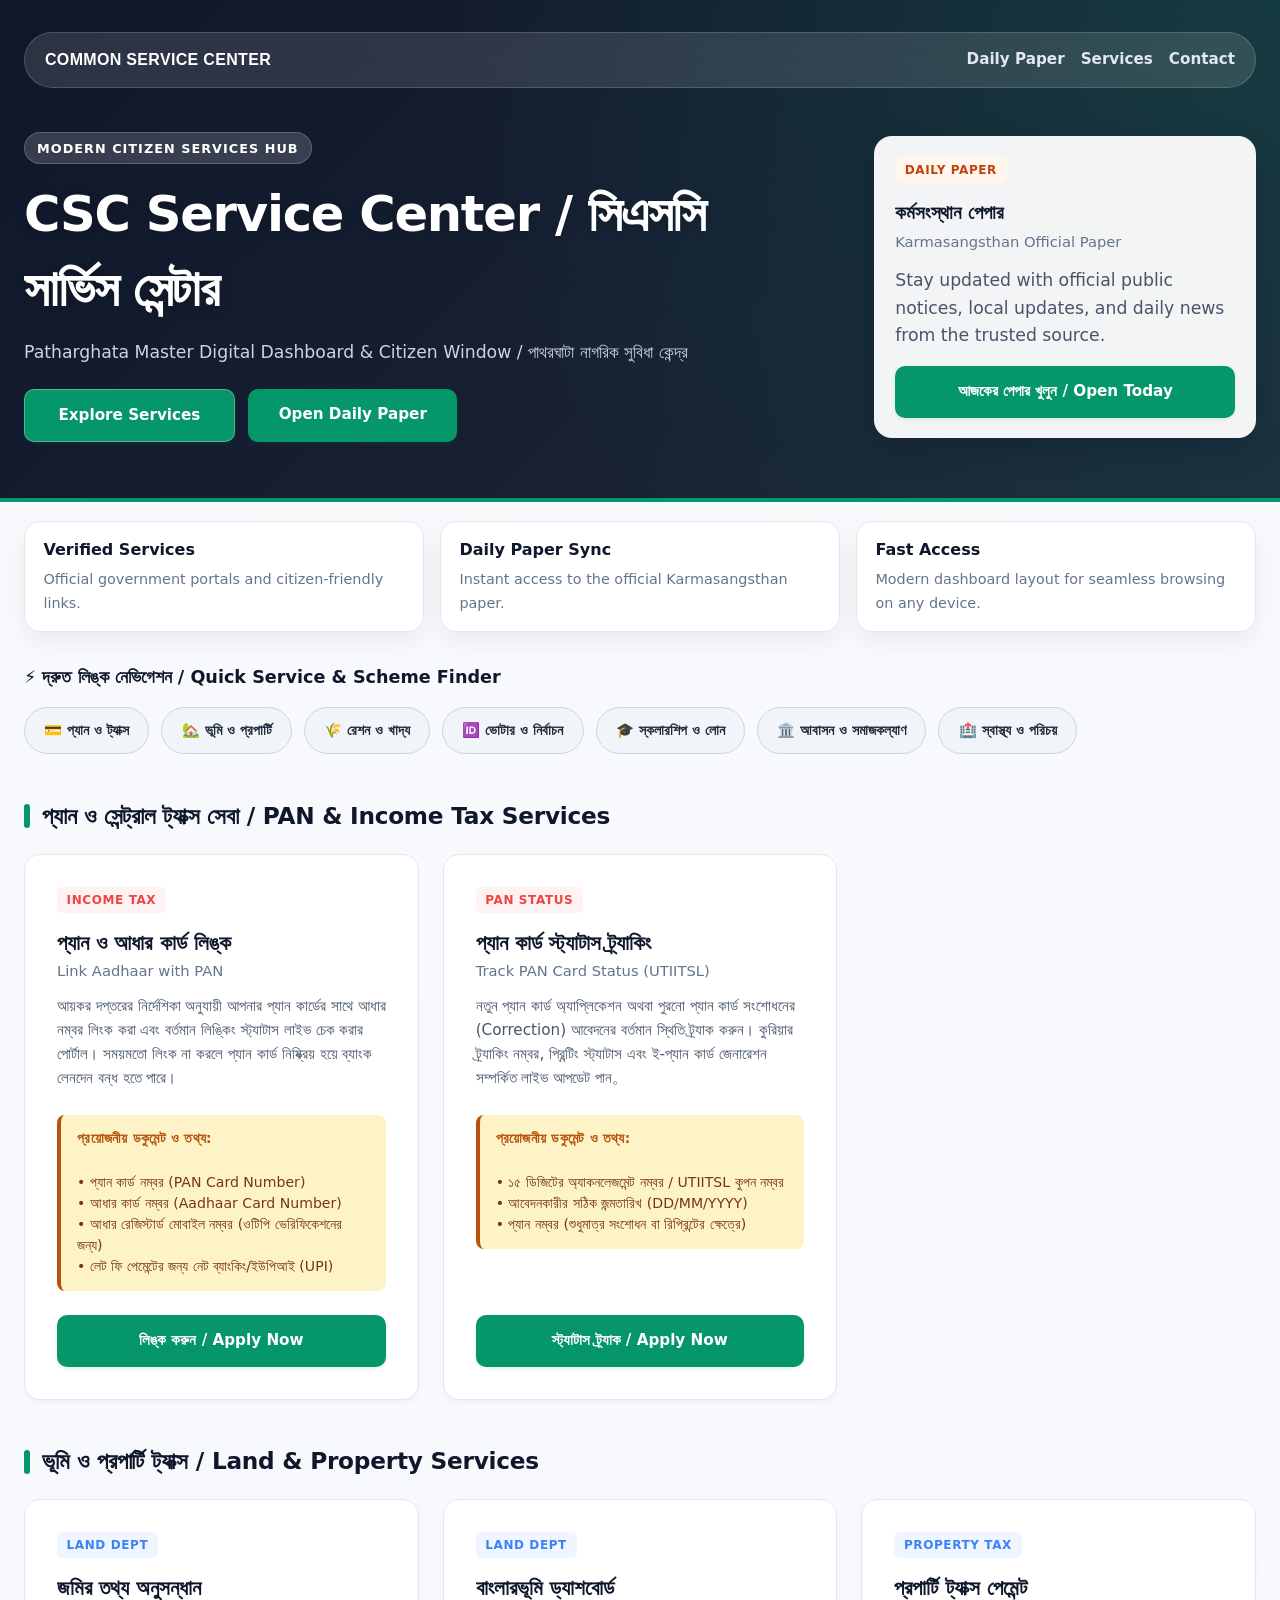
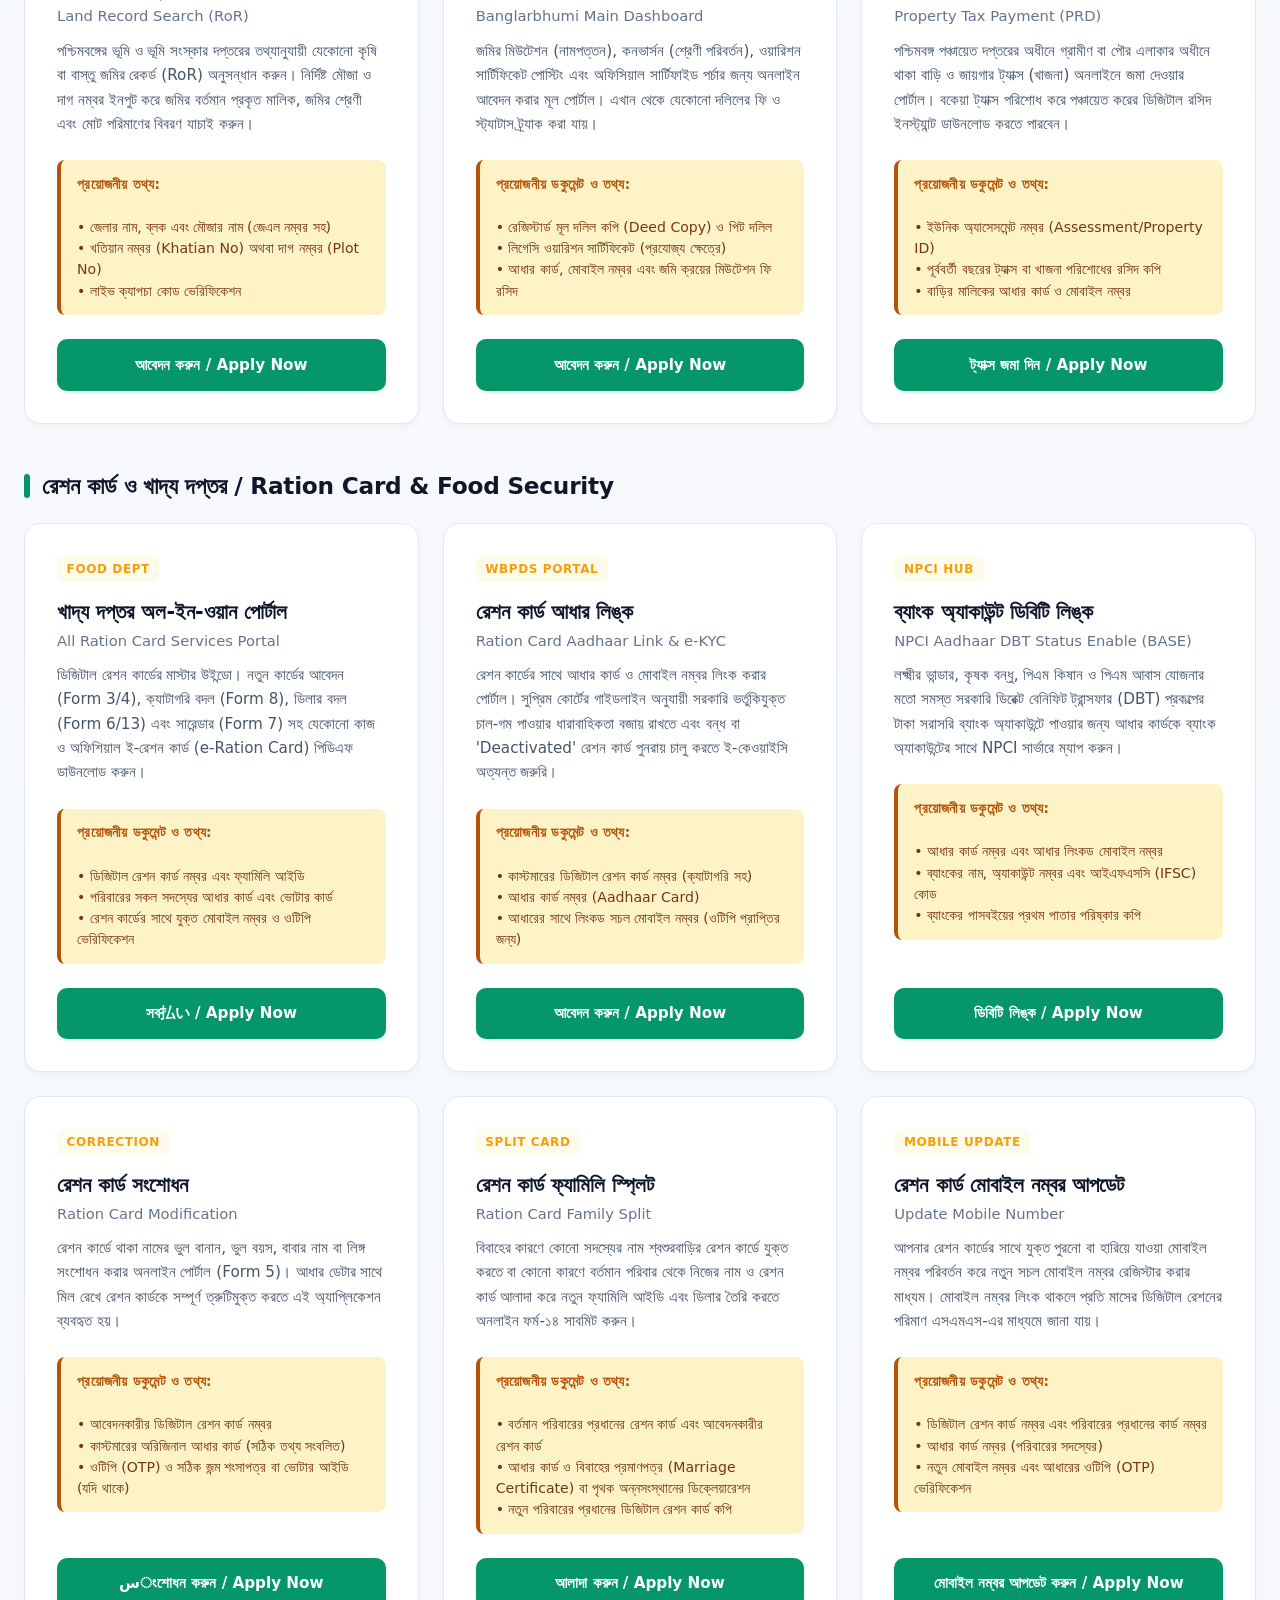
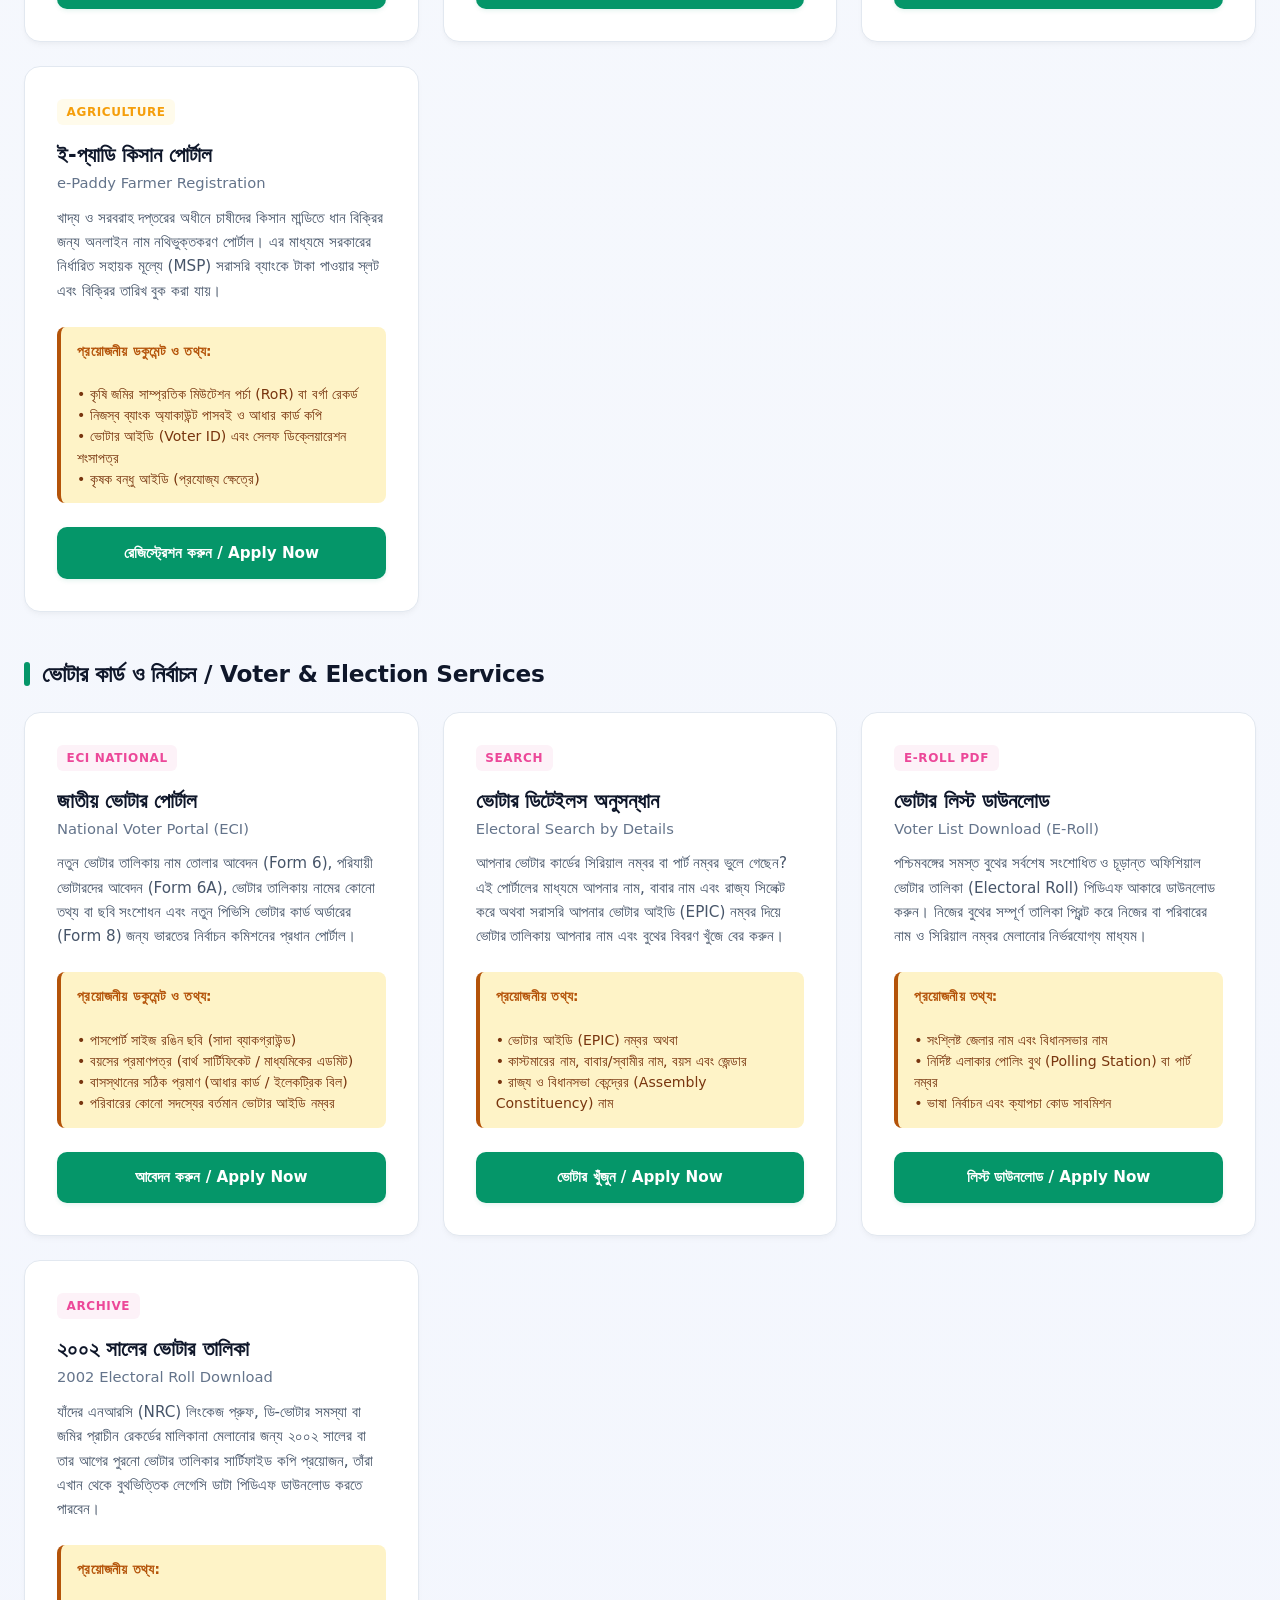
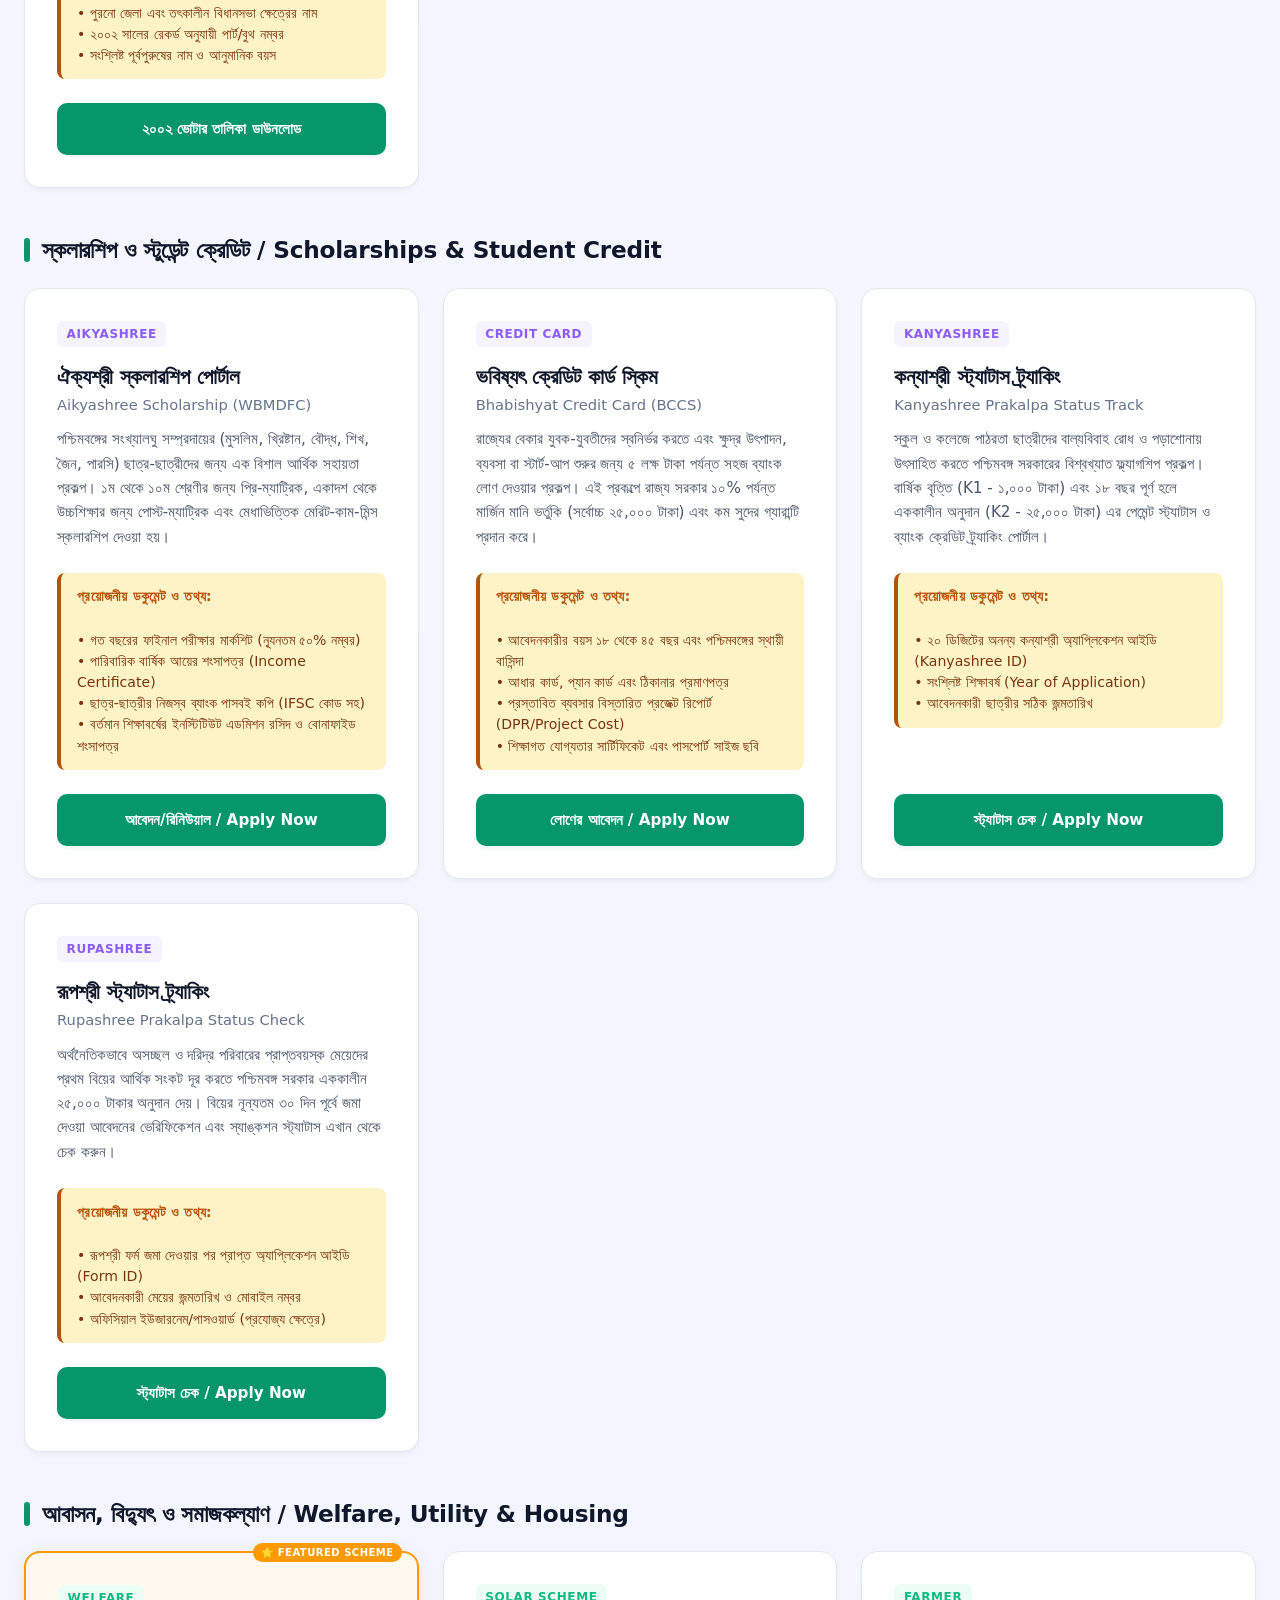
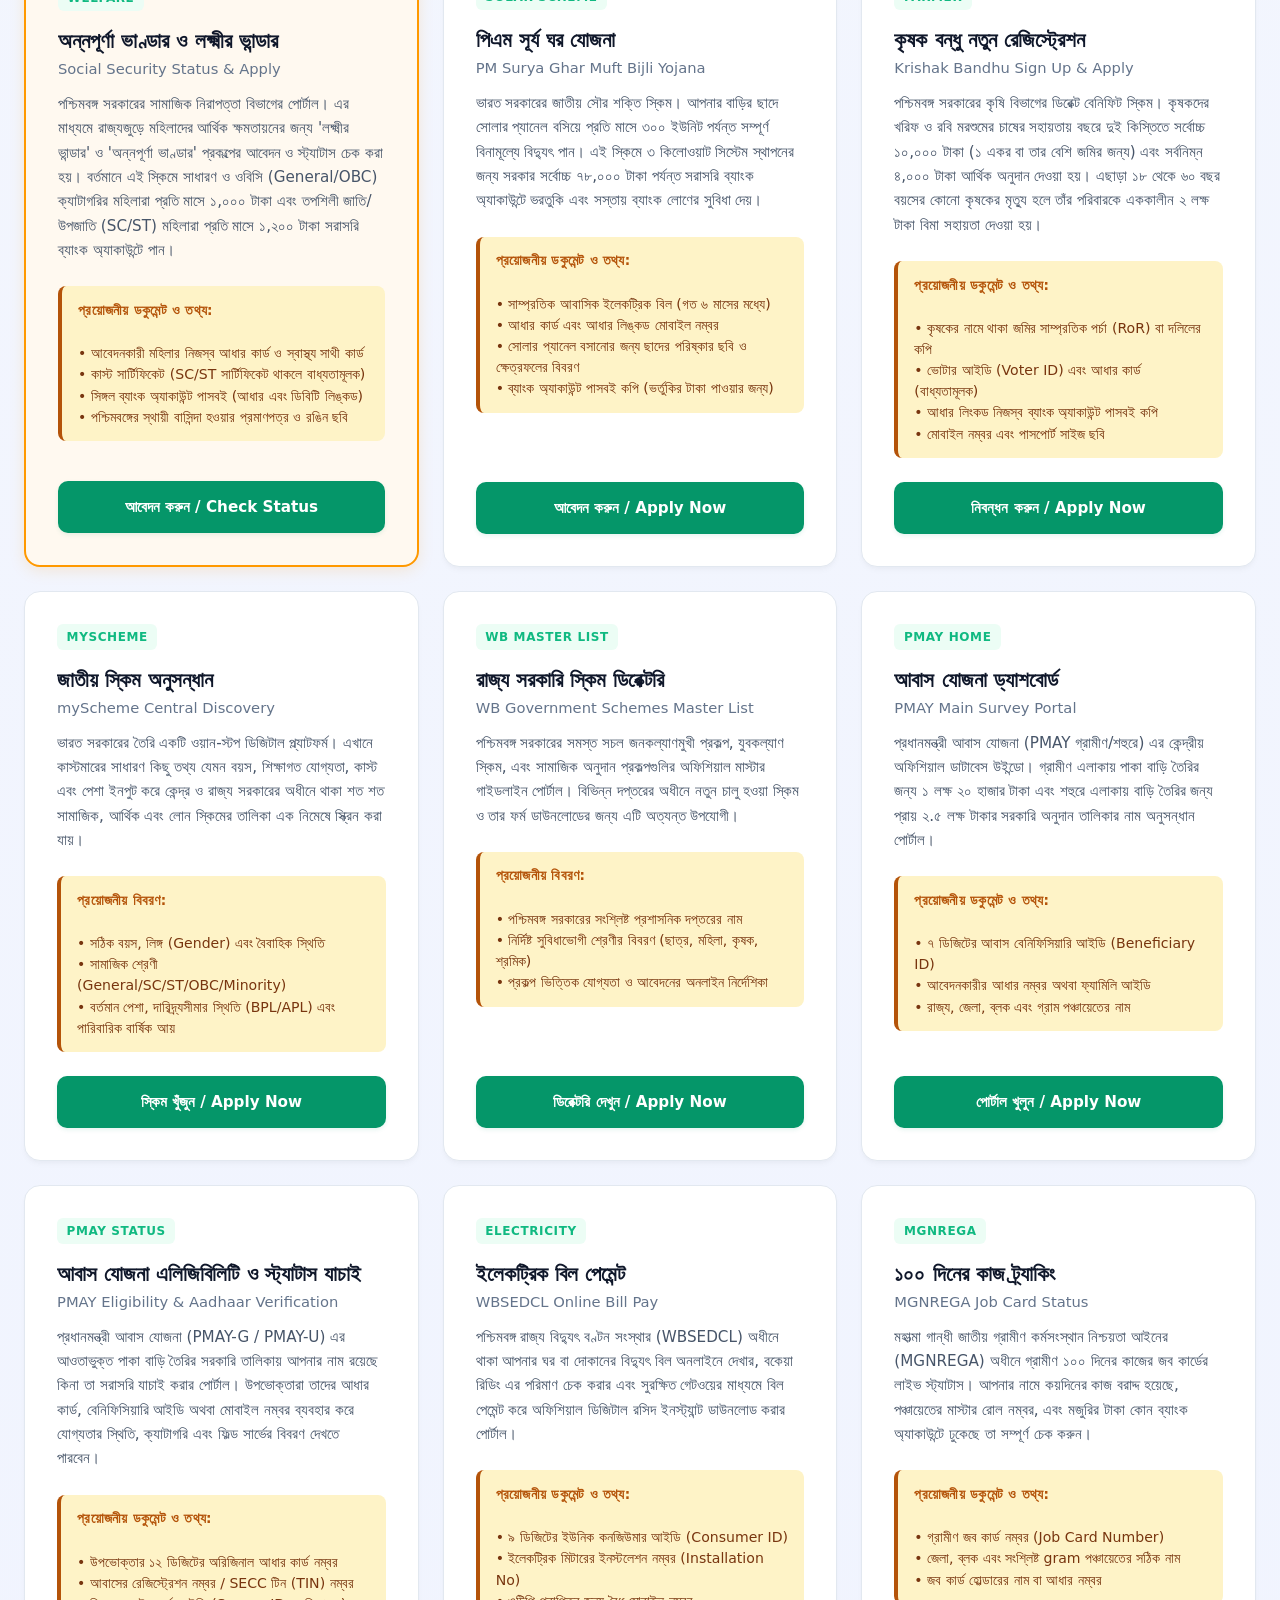
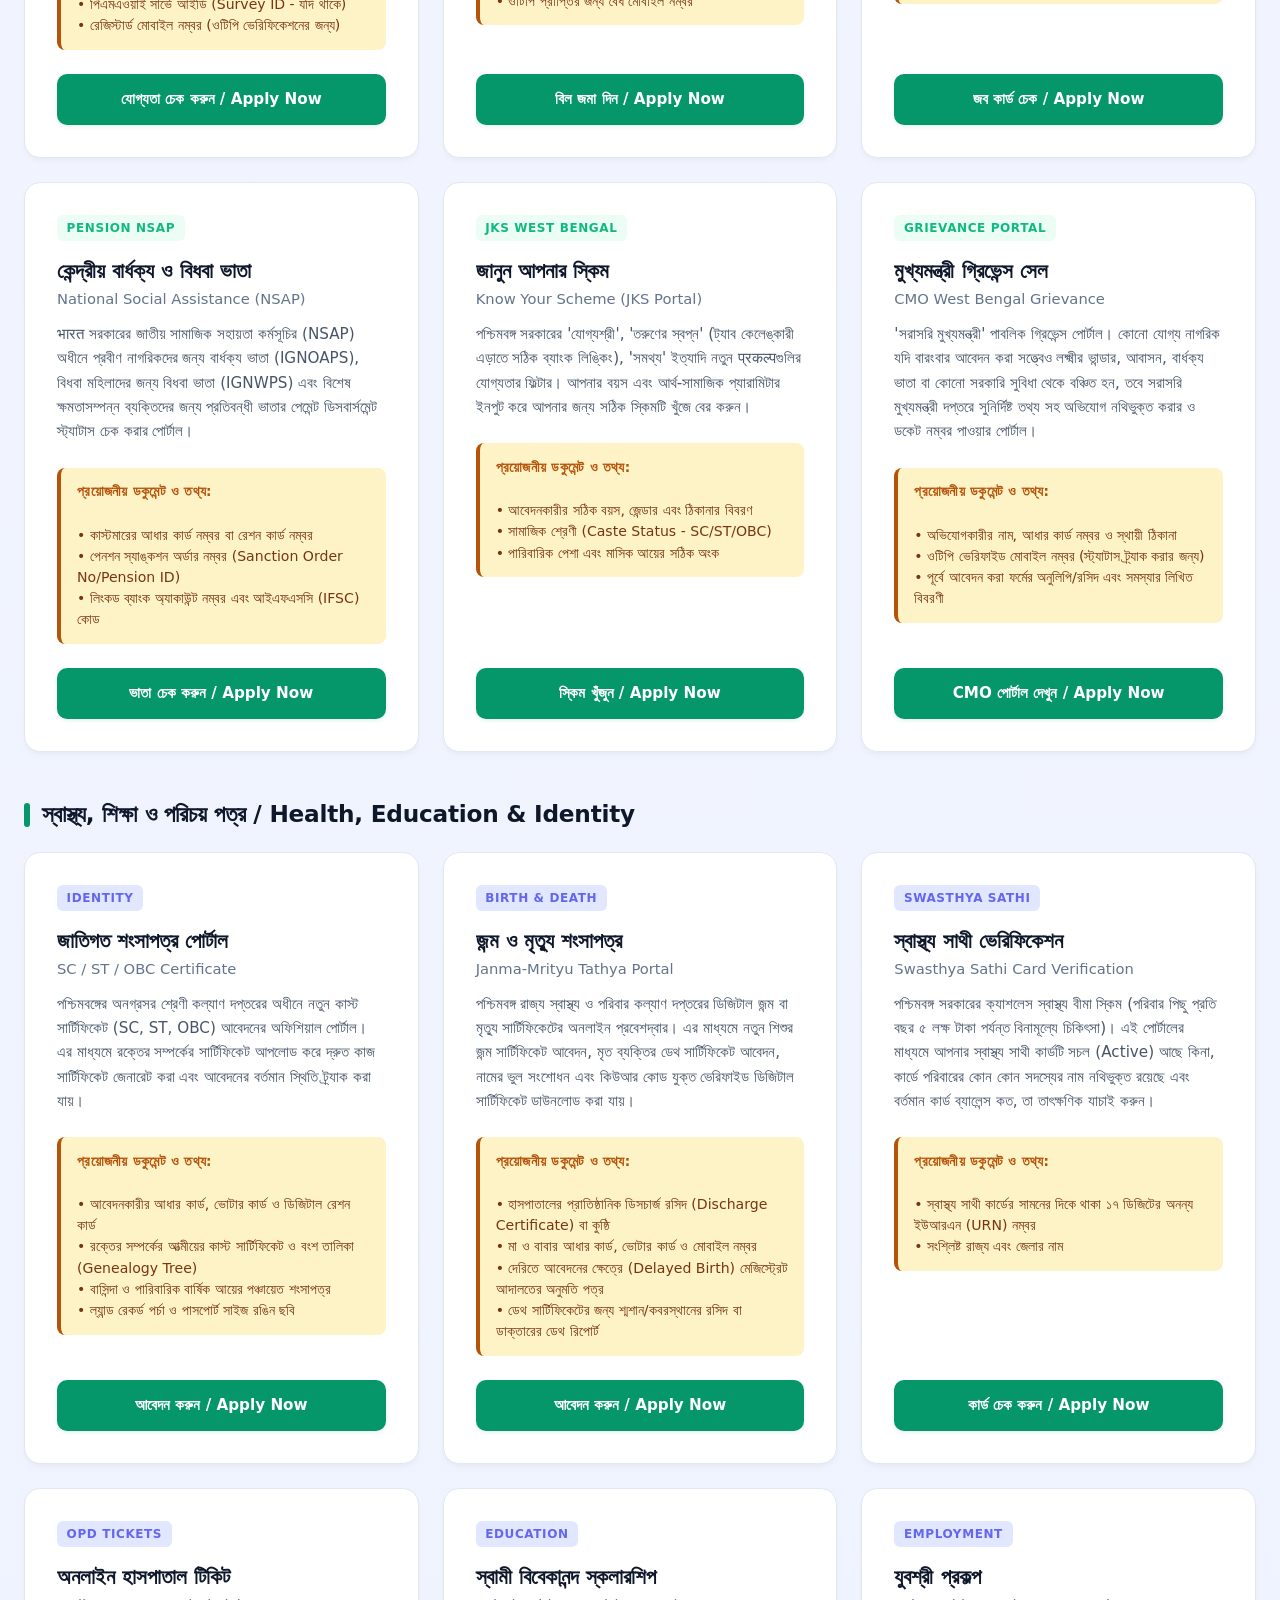
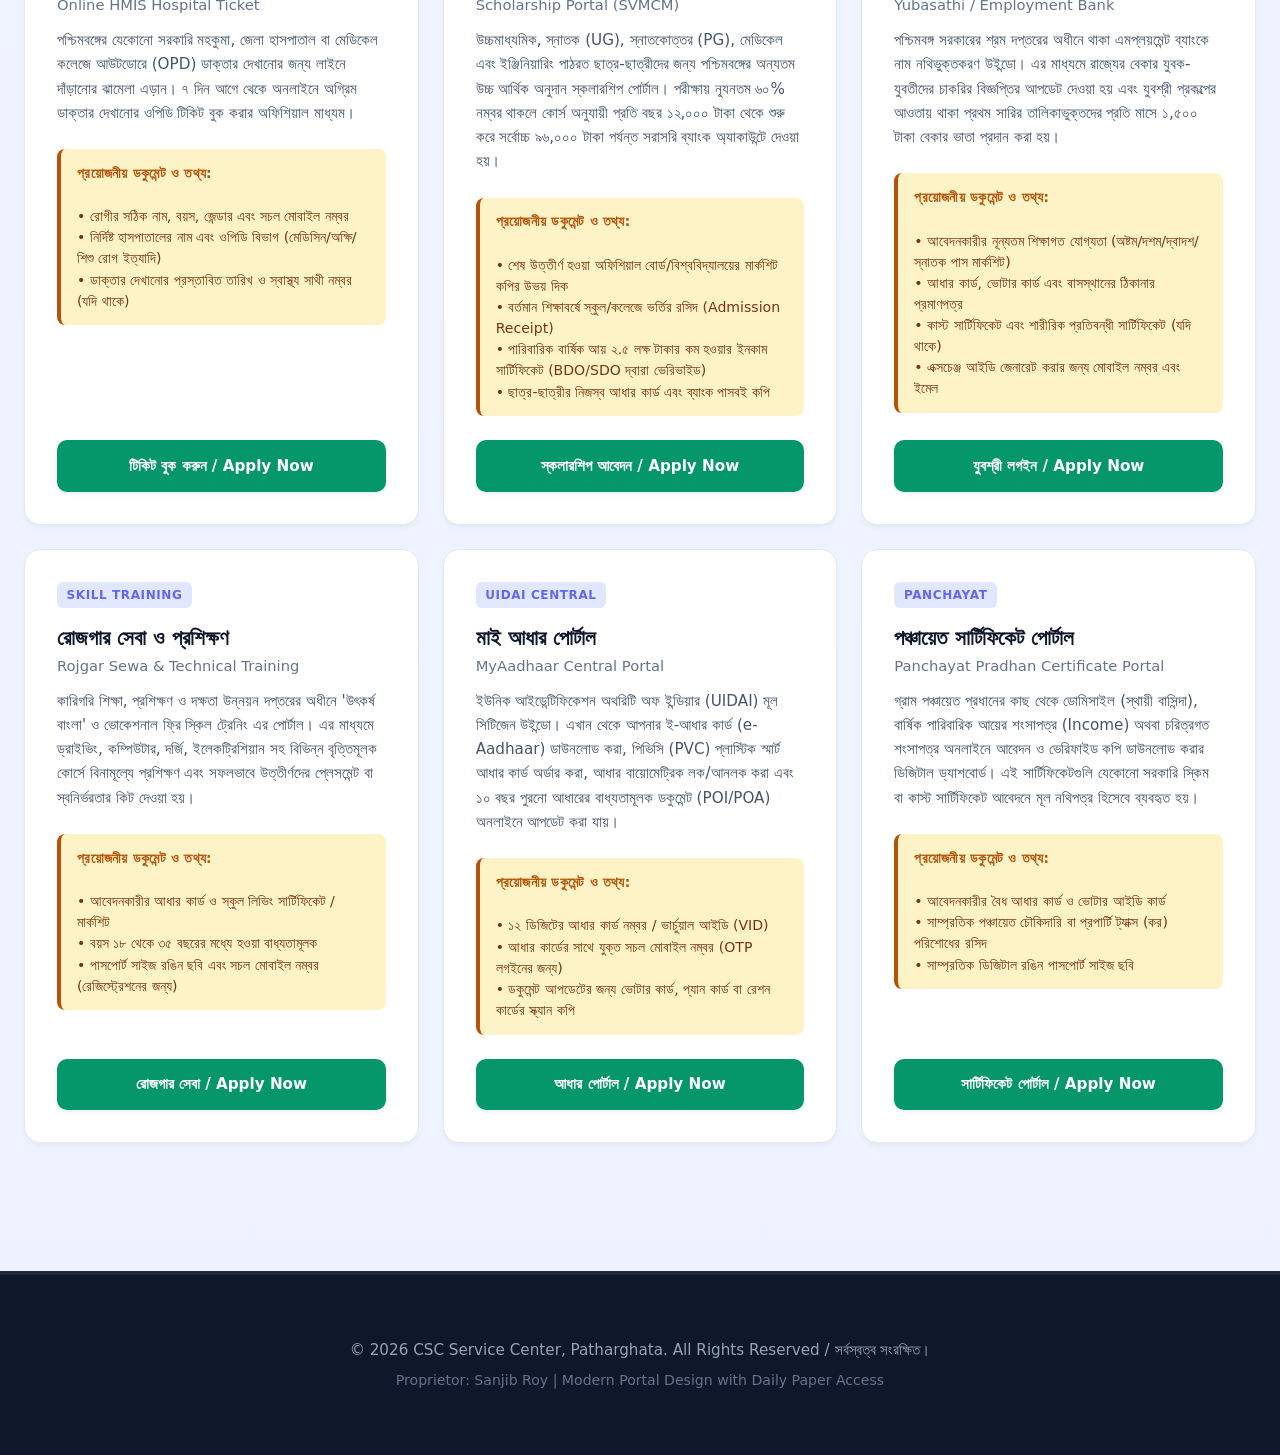
<file: csc-center.html>
<!DOCTYPE html>
<html lang="bn">
<head>
    <meta charset="UTF-8">
    <meta name="viewport" content="width=device-width, initial-scale=1.0">
    
    <!-- Primary SEO Meta Tags -->
    <title>CSC Service Center, Patharghata - Master Dashboard & Citizen Portal</title>
    <meta name="description" content="Official CSC Service Center Patharghata Digital Dashboard. Access public services, PAN, Land records, Ration card, Voter card, Scholarships, and daily Karmasangsthan paper.">
    <meta name="keywords" content="CSC Service Center Patharghata, Common Service Center, Patharghata Master Dashboard, Digital Citizen Window, West Bengal government schemes, Karmasangsthan paper, PAN Aadhaar link, Banglarbhumi, Ration card online">
    <meta name="author" content="Sanjib Roy">
    
    <!-- Open Graph / Facebook SEO -->
    <meta property="og:type" content="website">
    <meta property="og:title" content="CSC Service Center, Patharghata - Master Dashboard">
    <meta property="og:description" content="Your one-stop digital window for public schemes, government services, and daily newspaper tracking at Patharghata.">
    
    <link rel="stylesheet" href="./assets/css/csc-center.css">

    <!-- Custom CSS Style to Visual Highlight Annapurna Bhandar Cards -->
    <style>
        .highlight-annapurna {
            border: 2px solid #ff9900 !important;
            background-color: #fff9f0 !important;
            box-shadow: 0 4px 15px rgba(255, 153, 0, 0.15) !important;
            position: relative;
        }
        .highlight-annapurna::before {
            content: "⭐ FEATURED SCHEME";
            position: absolute;
            top: -10px;
            right: 15px;
            background: #ff9900;
            color: #fff;
            font-size: 10px;
            font-weight: bold;
            padding: 2px 8px;
            border-radius: 10px;
            letter-spacing: 0.5px;
        }
    </style>

    <!-- Google Search Structured Data (JSON-LD) -->
    <script type="application/ld+json">
    {
      "@context": "https://schema.org",
      "@type": "GovernmentOffice",
      "name": "CSC Service Center, Patharghata",
      "description": "Patharghata Master Digital Dashboard & Citizen Window / পাথরঘাটা নাগরিক সুবিধা কেন্দ্র",
      "url": "https://yourdomain.com",
      "provider": {
        "@type": "Person",
        "name": "Sanjib Roy"
      },
      "address": {
        "@type": "PostalAddress",
        "addressLocality": "Patharghata",
        "addressRegion": "West Bengal",
        "addressCountry": "IN"
      }
    }
    </script>
</head>
<body>

<header>
    <nav class="top-nav">
        <div class="inner">
            <a href="#services" class="brand">COMMON SERVICE CENTER</a>
            <div class="nav-links">
                <a href="#updates">Daily Paper</a>
                <a href="#services">Services</a>
                <a href="#contact">Contact</a>
            </div>
        </div>
    </nav>

    <div class="hero-content">
        <div class="hero-copy">
            <span class="eyebrow">Modern Citizen Services Hub</span>
            <h1>CSC Service Center / সিএসসি সার্ভিস সেন্টার</h1>
            <p>Patharghata Master Digital Dashboard & Citizen Window / পাথরঘাটা নাগরিক সুবিধা কেন্দ্র</p>
            <div class="hero-actions">
                <a href="#services" class="btn btn-outline">Explore Services</a>
                <a href="https://drive.google.com/file/d/16LjsUTk-Vk0091Q99i7DSNDB7FzadSaj/preview" target="_blank" class="btn">Open Daily Paper</a>
            </div>
        </div>
        <div class="hero-panel" id="updates">
            <div class="panel-card">
                <span class="badge bg-news">Daily Paper</span>
                <h3>কর্মসংস্থান পেপার <span>Karmasangsthan Official Paper</span></h3>
                <p>Stay updated with official public notices, local updates, and daily news from the trusted source.</p>
                <a href="https://drive.google.com/file/d/16LjsUTk-Vk0091Q99i7DSNDB7FzadSaj/preview" target="_blank" class="btn">আজকের পেপার খুলুন / Open Today</a>
            </div>
        </div>
    </div>
</header>

<div class="highlights">
    <div class="highlight-card">
        <strong>Verified Services</strong>
        <span>Official government portals and citizen-friendly links.</span>
    </div>
    <div class="highlight-card">
        <strong>Daily Paper Sync</strong>
        <span>Instant access to the official Karmasangsthan paper.</span>
    </div>
    <div class="highlight-card">
        <strong>Fast Access</strong>
        <span>Modern dashboard layout for seamless browsing on any device.</span>
    </div>
</div>

<!-- Globally Aligned Quick Navigation Link Hub -->
<div class="quick-scheme-menu">
    <div class="quick-menu-inner">
        <h4>⚡ দ্রুত লিঙ্ক নেভিগেশন / Quick Service & Scheme Finder</h4>
        <div class="quick-links-grid">
            <a href="#pan-tax" class="quick-btn">💳 প্যান ও ট্যাক্স</a>
            <a href="#land-property" class="quick-btn">🏡 ভূমি ও প্রপার্টি</a>
            <a href="#ration-food" class="quick-btn">🌾 রেশন ও খাদ্য</a>
            <a href="#voter-election" class="quick-btn">🆔 ভোটার ও নির্বাচন</a>
            <a href="#scholarships-credit" class="quick-btn">🎓 স্কলারশিপ ও লোন</a>
            <a href="#welfare-utility" class="quick-btn">🏛️ আবাসন ও সমাজকল্যাণ</a>
            <a href="#health-identity" class="quick-btn">🏥 স্বাস্থ্য ও পরিচয়</a>
        </div>
    </div>
</div>

<!-- Main Global Container Structure -->
<div class="global-container" id="services">

    <!-- Section: PAN & Income Tax Services -->
    <div class="section-wrapper" id="pan-tax">
        <div class="section-title">প্যান ও সেন্ট্রাল ট্যাক্স সেবা / PAN & Income Tax Services</div>
        <div class="unified-grid">
            <div class="card">
                <div>
                    <span class="badge bg-tax">Income Tax</span>
                    <h3>প্যান ও আধার কার্ড লিঙ্ক <span>Link Aadhaar with PAN</span></h3>
                    <p>আয়কর দপ্তরের নির্দেশিকা অনুযায়ী আপনার প্যান কার্ডের সাথে আধার নম্বর লিংক করা এবং বর্তমান লিঙ্কিং স্ট্যাটাস লাইভ চেক করার পোর্টাল। সময়মতো লিংক না করলে প্যান কার্ড নিষ্ক্রিয় হয়ে ব্যাংক লেনদেন বন্ধ হতে পারে।</p>
                    <div class="info-box">
                        <strong>প্রয়োজনীয় ডকুমেন্ট ও তথ্য:</strong><br>
                        • প্যান কার্ড নম্বর (PAN Card Number)<br>
                        • আধার কার্ড নম্বর (Aadhaar Card Number)<br>
                        • আধার রেজিস্টার্ড মোবাইল নম্বর (ওটিপি ভেরিফিকেশনের জন্য)<br>
                        • লেট ফি পেমেন্টের জন্য নেট ব্যাংকিং/ইউপিআই (UPI)
                    </div>
                </div>
                <a href="https://eportal.incometax.gov.in/iec/foservices/#/pre-login/bl-link-aadhaar" target="_blank" class="btn">লিঙ্ক করুন / Apply Now</a>
            </div>
            <div class="card">
                <div>
                    <span class="badge bg-tax">PAN Status</span>
                    <h3>প্যান কার্ড স্ট্যাটাস ট্র্যাকিং <span>Track PAN Card Status (UTIITSL)</span></h3>
                    <p>নতুন প্যান কার্ড অ্যাপ্লিকেশন অথবা পুরনো প্যান কার্ড সংশোধনের (Correction) আবেদনের বর্তমান স্থিতি ট্র্যাক করুন। কুরিয়ার ট্র্যাকিং নম্বর, প্রিন্টিং স্ট্যাটাস এবং ই-প্যান কার্ড জেনারেশন সম্পর্কিত লাইভ আপডেট পান。</p>
                    <div class="info-box">
                        <strong>প্রয়োজনীয় ডকুমেন্ট ও তথ্য:</strong><br>
                        • ১৫ ডিজিটের অ্যাকনলেজমেন্ট নম্বর / UTIITSL কুপন নম্বর<br>
                        • আবেদনকারীর সঠিক জন্মতারিখ (DD/MM/YYYY)<br>
                        • প্যান নম্বর (শুধুমাত্র সংশোধন বা রিপ্রিন্টের ক্ষেত্রে)
                    </div>
                </div>
                <a href="https://www.trackpan.utiitsl.com/PANONLINE/forms/TrackPan/trackApp" target="_blank" class="btn">স্ট্যাটাস ট্র্যাক / Apply Now</a>
            </div>
        </div>
    </div>

    <!-- Section: Land Records -->
    <div class="section-wrapper" id="land-property">
        <div class="section-title">ভূমি ও প্রপার্টি ট্যাক্স / Land & Property Services</div>
        <div class="unified-grid">
            <div class="card">
                <div>
                    <span class="badge bg-land">Land Dept</span>
                    <h3>জমির তথ্য অনুসন্ধান <span>Land Record Search (RoR)</span></h3>
                    <p>পশ্চিমবঙ্গের ভূমি ও ভূমি সংস্কার দপ্তরের তথ্যানুযায়ী যেকোনো কৃষি বা বাস্তু জমির রেকর্ড (RoR) অনুসন্ধান করুন। নির্দিষ্ট মৌজা ও দাগ নম্বর ইনপুট করে জমির বর্তমান প্রকৃত মালিক, জমির শ্রেণী এবং মোট পরিমাণের বিবরণ যাচাই করুন।</p>
                    <div class="info-box">
                        <strong>প্রয়োজনীয় তথ্য:</strong><br>
                        • জেলার নাম, ব্লক এবং মৌজার নাম (জেএল নম্বর সহ)<br>
                        • খতিয়ান নম্বর (Khatian No) অথবা দাগ নম্বর (Plot No)<br>
                        • লাইভ ক্যাপচা কোড ভেরিফিকেশন
                    </div>
                </div>
                <a href="https://banglarbhumi.gov.in/BanglarBhumi/KnowYourProperty.action" target="_blank" class="btn">আবেদন করুন / Apply Now</a>
            </div>
            <div class="card">
                <div>
                    <span class="badge bg-land">Land Dept</span>
                    <h3>বাংলারভূমি ড্যাশবোর্ড <span>Banglarbhumi Main Dashboard</span></h3>
                    <p>জমির মিউটেশন (নামপত্তন), কনভার্সন (শ্রেণী পরিবর্তন), ওয়ারিশন সার্টিফিকেট পোস্টিং এবং অফিসিয়াল সার্টিফাইড পর্চার জন্য অনলাইন আবেদন করার মূল পোর্টাল। এখান থেকে যেকোনো দলিলের ফি ও স্ট্যাটাস ট্র্যাক করা যায়।</p>
                    <div class="info-box">
                        <strong>প্রয়োজনীয় ডকুমেন্ট ও তথ্য:</strong><br>
                        • রেজিস্টার্ড মূল দলিল কপি (Deed Copy) ও পিট দলিল<br>
                        • লিগেসি ওয়ারিশন সার্টিফিকেট (প্রযোজ্য ক্ষেত্রে)<br>
                        • আধার কার্ড, মোবাইল নম্বর এবং জমি ক্রয়ের মিউটেশন ফি রসিদ
                    </div>
                </div>
                <a href="https://banglarbhumi.gov.in/BanglarBhumi/Home.action#" target="_blank" class="btn">আবেদন করুন / Apply Now</a>
            </div>
            <div class="card">
                <div>
                    <span class="badge bg-land">Property Tax</span>
                    <h3>প্রপার্টি ট্যাক্স পেমেন্ট <span>Property Tax Payment (PRD)</span></h3>
                    <p>পশ্চিমবঙ্গ পঞ্চায়েত দপ্তরের অধীনে গ্রামীণ বা পৌর এলাকার অধীনে থাকা বাড়ি ও জায়গার ট্যাক্স (খাজনা) অনলাইনে জমা দেওয়ার পোর্টাল। বকেয়া ট্যাক্স পরিশোধ করে পঞ্চায়েত করের ডিজিটাল রসিদ ইনস্ট্যান্ট ডাউনলোড করতে পারবেন।</p>
                    <div class="info-box">
                        <strong>প্রয়োজনীয় ডকুমেন্ট ও তথ্য:</strong><br>
                        • ইউনিক অ্যাসেসমেন্ট নম্বর (Assessment/Property ID)<br>
                        • পূর্ববর্তী বছরের ট্যাক্স বা খাজনা পরিশোধের রসিদ কপি<br>
                        • বাড়ির মালিকের আধার কার্ড ও মোবাইল নম্বর
                    </div>
                </div>
                <a href="https://prdtax.wb.gov.in/" target="_blank" class="btn">ট্যাক্স জমা দিন / Apply Now</a>
            </div>
        </div>
    </div>

    <!-- Section: Ration Card & Food Supply -->
    <div class="section-wrapper" id="ration-food">
        <div class="section-title">রেশন কার্ড ও খাদ্য দপ্তর / Ration Card & Food Security</div>
        <div class="unified-grid">
            <div class="card">
                <div>
                    <span class="badge bg-food">Food Dept</span>
                    <h3>খাদ্য দপ্তর অল-ইন-ওয়ান পোর্টাল <span>All Ration Card Services Portal</span></h3>
                    <p>ডিজিটাল রেশন কার্ডের মাস্টার উইন্ডো। নতুন কার্ডের আবেদন (Form 3/4), ক্যাটাগরি বদল (Form 8), ডিলার বদল (Form 6/13) এবং সারেন্ডার (Form 7) সহ যেকোনো কাজ ও অফিশিয়াল ই-রেশন কার্ড (e-Ration Card) পিডিএফ ডাউনলোড করুন।</p>
                    <div class="info-box">
                        <strong>প্রয়োজনীয় ডকুমেন্ট ও তথ্য:</strong><br>
                        • ডিজিটাল রেশন কার্ড নম্বর এবং ফ্যামিলি আইডি<br>
                        • পরিবারের সকল সদস্যের আধার কার্ড এবং ভোটার কার্ড<br>
                        • রেশন কার্ডের সাথে যুক্ত মোবাইল নম্বর ও ওটিপি ভেরিফিকেশন
                    </div>
                </div>
                <a href="https://food.wb.gov.in/food/home.aspx" target="_blank" class="btn">সব払い / Apply Now</a>
            </div>
            <div class="card">
                <div>
                    <span class="badge bg-food">WBPDS Portal</span>
                    <h3>রেশন কার্ড আধার লিঙ্ক <span>Ration Card Aadhaar Link & e-KYC</span></h3>
                    <p>রেশন কার্ডের সাথে আধার কার্ড ও মোবাইল নম্বর লিংক করার পোর্টাল। সুপ্রিম কোর্টের গাইডলাইন অনুযায়ী সরকারি ভর্তুকিযুক্ত চাল-গম পাওয়ার ধারাবাহিকতা বজায় রাখতে এবং বন্ধ বা 'Deactivated' রেশন কার্ড পুনরায় চালু করতে ই-কেওয়াইসি অত্যন্ত জরুরি।</p>
                    <div class="info-box">
                        <strong>প্রয়োজনীয় ডকুমেন্ট ও তথ্য:</strong><br>
                        • কাস্টমারের ডিজিটাল রেশন কার্ড নম্বর (ক্যাটাগরি সহ)<br>
                        • আধার কার্ড নম্বর (Aadhaar Card)<br>
                        • আধারের সাথে লিংকড সচল মোবাইল নম্বর (ওটিপি প্রাপ্তির জন্য)
                    </div>
                </div>
                <a href="https://wbpds.wb.gov.in/(S(htxiidsrwcodmjtix2uomiru))/Ekyc_otp.aspx" target="_blank" class="btn">আবেদন করুন / Apply Now</a>
            </div>
            <div class="card">
                <div>
                    <span class="badge bg-food">NPCI Hub</span>
                    <h3>ব্যাংক অ্যাকাউন্ট ডিবিটি লিঙ্ক <span>NPCI Aadhaar DBT Status Enable (BASE)</span></h3>
                    <p>লক্ষ্মীর ভান্ডার, কৃষক বন্ধু, পিএম কিষান ও পিএম আবাস যোজনার মতো সমস্ত সরকারি ডিরেক্ট বেনিফিট ট্রান্সফার (DBT) প্রকল্পের টাকা সরাসরি ব্যাংক অ্যাকাউন্টে পাওয়ার জন্য আধার কার্ডকে ব্যাংক অ্যাকাউন্টের সাথে NPCI সার্ভারে ম্যাপ করুন।</p>
                    <div class="info-box">
                        <strong>প্রয়োজনীয় ডকুমেন্ট ও তথ্য:</strong><br>
                        • আধার কার্ড নম্বর এবং আধার লিংকড মোবাইল নম্বর<br>
                        • ব্যাংকের নাম, অ্যাকাউন্ট নম্বর এবং আইএফএসসি (IFSC) কোড<br>
                        • ব্যাংকের পাসবইয়ের প্রথম পাতার পরিষ্কার কপি
                    </div>
                </div>
                <a href="https://www.npci.org.in/" target="_blank" class="btn">ডিবিটি লিঙ্ক / Apply Now</a>
            </div>
            <div class="card">
                <div>
                    <span class="badge bg-food">Correction</span>
                    <h3>রেশন কার্ড সংশোধন <span>Ration Card Modification</span></h3>
                    <p>রেশন কার্ডে থাকা নামের ভুল বানান, ভুল বয়স, বাবার নাম বা লিঙ্গ সংশোধন করার অনলাইন পোর্টাল (Form 5)। আধার ডেটার সাথে মিল রেখে রেশন কার্ডকে সম্পূর্ণ ত্রুটিমুক্ত করতে এই অ্যাপ্লিকেশন ব্যবহৃত হয়।</p>
                    <div class="info-box">
                        <strong>প্রয়োজনীয় ডকুমেন্ট ও তথ্য:</strong><br>
                        • আবেদনকারীর ডিজিটাল রেশন কার্ড নম্বর<br>
                        • কাস্টমারের অরিজিনাল আধার কার্ড (সঠিক তথ্য সংবলিত)<br>
                        • ওটিপি (OTP) ও সঠিক জন্ম শংসাপত্র বা ভোটার আইডি (যদি থাকে)
                    </div>
                </div>
                <a href="https://wbpds.wb.gov.in/(S(3cicjibcfpesqcv3rllgm2bb))/Benificiary_Deatils_Update_by_Aadhaar.aspx" target="_blank" class="btn">سংশোধন করুন / Apply Now</a>
            </div>
            <div class="card">
                <div>
                    <span class="badge bg-food">Split Card</span>
                    <h3>রেশন কার্ড ফ্যামিলি স্প্লিট <span>Ration Card Family Split</span></h3>
                    <p>বিবাহের কারণে কোনো সদস্যের নাম শ্বশুরবাড়ির রেশন কার্ডে যুক্ত করতে বা কোনো কারণে বর্তমান পরিবার থেকে নিজের নাম ও রেশন কার্ড আলাদা করে নতুন ফ্যামিলি আইডি এবং ডিলার তৈরি করতে অনলাইন ফর্ম-১৪ সাবমিট করুন।</p>
                    <div class="info-box">
                        <strong>প্রয়োজনীয় ডকুমেন্ট ও তথ্য:</strong><br>
                        • বর্তমান পরিবারের প্রধানের রেশন কার্ড এবং আবেদনকারীর রেশন কার্ড<br>
                        • আধার কার্ড ও বিবাহের প্রমাণপত্র (Marriage Certificate) বা পৃথক অন্নসংস্থানের ডিক্লেয়ারেশন<br>
                        • নতুন পরিবারের প্রধানের ডিজিটাল রেশন কার্ড কপি
                    </div>
                </div>
                <a href="https://wbpds.gov.in/rcms/(S(drx4sghsulhga4a3gssmqbb1))/Family_Split_by_Aadhaar" target="_blank" class="btn">আলাদা করুন / Apply Now</a>
            </div>
            <div class="card">
                <div>
                    <span class="badge bg-food">Mobile Update</span>
                    <h3>রেশন কার্ড মোবাইল নম্বর আপডেট <span>Update Mobile Number</span></h3>
                    <p>আপনার রেশন কার্ডের সাথে যুক্ত পুরনো বা হারিয়ে যাওয়া মোবাইল নম্বর পরিবর্তন করে নতুন সচল মোবাইল নম্বর রেজিস্টার করার মাধ্যম। মোবাইল নম্বর লিংক থাকলে প্রতি মাসের ডিজিটাল রেশনের পরিমাণ এসএমএস-এর মাধ্যমে জানা যায়।</p>
                    <div class="info-box">
                        <strong>প্রয়োজনীয় ডকুমেন্ট ও তথ্য:</strong><br>
                        • ডিজিটাল রেশন কার্ড নম্বর এবং পরিবারের প্রধানের কার্ড নম্বর<br>
                        • আধার কার্ড নম্বর (পরিবারের সদস্যের)<br>
                        • নতুন মোবাইল নম্বর এবং আধারের ওটিপি (OTP) ভেরিফিকেশন
                    </div>
                </div>
                <a href="https://wbpds.wb.gov.in/(S(tbbfj2woolnqyhmxsafxoi3s))/Mobile_Update_by_Aadhaar.aspx" target="_blank" class="btn">মোবাইল নম্বর আপডেট করুন / Apply Now</a>
            </div>
            
            <div class="card">
                <div>
                    <span class="badge bg-food">Agriculture</span>
                    <h3>ই-প্যাডি কিসান পোর্টাল <span>e-Paddy Farmer Registration</span></h3>
                    <p>খাদ্য ও সরবরাহ দপ্তরের অধীনে চাষীদের কিসান মান্ডিতে ধান বিক্রির জন্য অনলাইন নাম নথিভুক্তকরণ পোর্টাল। এর মাধ্যমে সরকারের নির্ধারিত সহায়ক মূল্যে (MSP) সরাসরি ব্যাংকে টাকা পাওয়ার স্লট এবং বিক্রির তারিখ বুক করা যায়।</p>
                    <div class="info-box">
                        <strong>প্রয়োজনীয় ডকুমেন্ট ও তথ্য:</strong><br>
                        • কৃষি জমির সাম্প্রতিক মিউটেশন পর্চা (RoR) বা বর্গা রেকর্ড<br>
                        • নিজস্ব ব্যাংক অ্যাকাউন্ট পাসবই ও আধার কার্ড কপি<br>
                        • ভোটার আইডি (Voter ID) এবং সেলফ ডিক্লেয়ারেশন শংসাপত্র<br>
                        • কৃষক বন্ধু আইডি (প্রযোজ্য ক্ষেত্রে)
                    </div>
                </div>
                <a href="https://epaddy.wb.gov.in/" target="_blank" class="btn">রেজিস্ট্রেশন করুন / Apply Now</a>
            </div>
        </div>
    </div>

    <!-- Section: Voter Services -->
    <div class="section-wrapper" id="voter-election">
        <div class="section-title">ভোটার কার্ড ও নির্বাচন / Voter & Election Services</div>
        <div class="unified-grid">
            <div class="card">
                <div>
                    <span class="badge bg-voter">ECI National</span>
                    <h3>জাতীয় ভোটার পোর্টাল <span>National Voter Portal (ECI)</span></h3>
                    <p>নতুন ভোটার তালিকায় নাম তোলার আবেদন (Form 6), পরিযায়ী ভোটারদের আবেদন (Form 6A), ভোটার তালিকায় নামের কোনো তথ্য বা ছবি সংশোধন এবং নতুন পিভিসি ভোটার কার্ড অর্ডারের (Form 8) জন্য ভারতের নির্বাচন কমিশনের প্রধান পোর্টাল।</p>
                    <div class="info-box">
                        <strong>প্রয়োজনীয় ডকুমেন্ট ও তথ্য:</strong><br>
                        • পাসপোর্ট সাইজ রঙিন ছবি (সাদা ব্যাকগ্রাউন্ড)<br>
                        • বয়সের প্রমাণপত্র (বার্থ সার্টিফিকেট / মাধ্যমিকের এডমিট)<br>
                        • বাসস্থানের সঠিক প্রমাণ (আধার কার্ড / ইলেকট্রিক বিল)<br>
                        • পরিবারের কোনো সদস্যের বর্তমান ভোটার আইডি নম্বর
                    </div>
                </div>
                <a href="https://voters.eci.gov.in/" target="_blank" class="btn">আবেদন করুন / Apply Now</a>
            </div>
            <div class="card">
                <div>
                    <span class="badge bg-voter">Search</span>
                    <h3>ভোটার ডিটেইলস অনুসন্ধান <span>Electoral Search by Details</span></h3>
                    <p>আপনার ভোটার কার্ডের সিরিয়াল নম্বর বা পার্ট নম্বর ভুলে গেছেন? এই পোর্টালের মাধ্যমে আপনার নাম, বাবার নাম এবং রাজ্য সিলেক্ট করে অথবা সরাসরি আপনার ভোটার আইডি (EPIC) নম্বর দিয়ে ভোটার তালিকায় আপনার নাম এবং বুথের বিবরণ খুঁজে বের করুন।</p>
                    <div class="info-box">
                        <strong>প্রয়োজনীয় তথ্য:</strong><br>
                        • ভোটার আইডি (EPIC) নম্বর অথবা<br>
                        • কাস্টমারের নাম, বাবার/স্বামীর নাম, বয়স এবং জেন্ডার<br>
                        • রাজ্য ও বিধানসভা কেন্দ্রের (Assembly Constituency) নাম
                    </div>
                </div>
                <a href="https://demoelectoralsearch.eci.gov.in/" target="_blank" class="btn">ভোটার খুঁজুন / Apply Now</a>
            </div>
            <div class="card">
                <div>
                    <span class="badge bg-voter">E-Roll PDF</span>
                    <h3>ভোটার লিস্ট ডাউনলোড <span>Voter List Download (E-Roll)</span></h3>
                    <p>পশ্চিমবঙ্গের সমস্ত বুথের সর্বশেষ সংশোধিত ও চূড়ান্ত অফিশিয়াল ভোটার তালিকা (Electoral Roll) পিডিএফ আকারে ডাউনলোড করুন। নিজের বুথের সম্পূর্ণ তালিকা প্রিন্ট করে নিজের বা পরিবারের নাম ও সিরিয়াল নম্বর মেলানোর নির্ভরযোগ্য মাধ্যম।</p>
                    <div class="info-box">
                        <strong>প্রয়োজনীয় তথ্য:</strong><br>
                        • সংশ্লিষ্ট জেলার নাম এবং বিধানসভার নাম<br>
                        • নির্দিষ্ট এলাকার পোলিং বুথ (Polling Station) বা পার্ট নম্বর<br>
                        • ভাষা নির্বাচন এবং ক্যাপচা কোড সাবমিশন
                    </div>
                </div>
                <a href="https://voters.eci.gov.in/download-eroll?stateCode=S25" target="_blank" class="btn">লিস্ট ডাউনলোড / Apply Now</a>
            </div>
            <div class="card">
                <div>
                    <span class="badge bg-voter">Archive</span>
                    <h3>২০০২ সালের ভোটার তালিকা <span>2002 Electoral Roll Download</span></h3>
                    <p>যাঁদের এনআরসি (NRC) লিংকেজ প্রুফ, ডি-ভোটার সমস্যা বা জমির প্রাচীন রেকর্ডের মালিকানা মেলানোর জন্য ২০০২ সালের বা তার আগের পুরনো ভোটার তালিকার সার্টিফাইড কপি প্রয়োজন, তাঁরা এখান থেকে বুথভিত্তিক লেগেসি ডাটা পিডিএফ ডাউনলোড করতে পারবেন।</p>
                    <div class="info-box">
                        <strong>প্রয়োজনীয় তথ্য:</strong><br>
                        • পুরনো জেলা এবং তৎকালীন বিধানসভা ক্ষেত্রের নাম<br>
                        • ২০০২ সালের রেকর্ড অনুযায়ী পার্ট/বুথ নম্বর<br>
                        • সংশ্লিষ্ট পূর্বপুরুষের নাম ও আনুমানিক বয়স
                    </div>
                </div>
                <a href="https://ceowestbengal.wb.gov.in/roll_dist" target="_blank" class="btn">২০০২ ভোটার তালিকা ডাউনলোড</a>
            </div>
        </div>
    </div>

    <!-- Section: Scholarships & Financial Credit -->
    <div class="section-wrapper" id="scholarships-credit">
        <div class="section-title">স্কলারশিপ ও স্টুডেন্ট ক্রেডিট / Scholarships & Student Credit</div>
        <div class="unified-grid">
            <div class="card">
                <div>
                    <span class="badge bg-edu">Aikyashree</span>
                    <h3>ঐক্যশ্রী স্কলারশিপ পোর্টাল <span>Aikyashree Scholarship (WBMDFC)</span></h3>
                    <p>পশ্চিমবঙ্গের সংখ্যালঘু সম্প্রদায়ের (মুসলিম, খ্রিষ্টান, বৌদ্ধ, শিখ, জৈন, পারসি) ছাত্র-ছাত্রীদের জন্য এক বিশাল আর্থিক সহায়তা প্রকল্প। ১ম থেকে ১০ম শ্রেণীর জন্য প্রি-ম্যাট্রিক, একাদশ থেকে উচ্চশিক্ষার জন্য পোস্ট-ম্যাট্রিক এবং মেধাভিত্তিক মেরিট-কাম-মিন্স স্কলারশিপ দেওয়া হয়।</p>
                    <div class="info-box">
                        <strong>প্রয়োজনীয় ডকুমেন্ট ও তথ্য:</strong><br>
                        • গত বছরের ফাইনাল পরীক্ষার মার্কশিট (ন্যূনতম ৫০% নম্বর)<br>
                        • পারিবারিক বার্ষিক আয়ের শংসাপত্র (Income Certificate)<br>
                        • ছাত্র-ছাত্রীর নিজস্ব ব্যাংক পাসবই কপি (IFSC কোড সহ)<br>
                        • বর্তমান শিক্ষাবর্ষের ইনস্টিটিউট এডমিশন রসিদ ও বোনাফাইড শংসাপত্র
                    </div>
                </div>
                <a href="https://wbmdfcscholarship.in/" target="_blank" class="btn">আবেদন/রিনিউয়াল / Apply Now</a>
            </div>
            <div class="card">
                <div>
                    <span class="badge bg-edu">Credit Card</span>
                    <h3>ভবিষ্যৎ ক্রেডিট কার্ড স্কিম <span>Bhabishyat Credit Card (BCCS)</span></h3>
                    <p>রাজ্যের বেকার যুবক-যুবতীদের স্বনির্ভর করতে এবং ক্ষুদ্র উৎপাদন, ব্যবসা বা স্টার্ট-আপ শুরুর জন্য ৫ লক্ষ টাকা পর্যন্ত সহজ ব্যাংক লোণ দেওয়ার প্রকল্প। এই প্রকল্পে রাজ্য সরকার ১০% পর্যন্ত মার্জিন মানি ভর্তুকি (সর্বোচ্চ ২৫,০০০ টাকা) এবং কম সুদের গ্যারান্টি প্রদান করে।</p>
                    <div class="info-box">
                        <strong>প্রয়োজনীয় ডকুমেন্ট ও তথ্য:</strong><br>
                        • আবেদনকারীর বয়স ১৮ থেকে ৪৫ বছর এবং পশ্চিমবঙ্গের স্থায়ী বাসিন্দা<br>
                        • আধার কার্ড, প্যান কার্ড এবং ঠিকানার প্রমাণপত্র<br>
                        • প্রস্তাবিত ব্যবসার বিস্তারিত প্রজেক্ট রিপোর্ট (DPR/Project Cost)<br>
                        • শিক্ষাগত যোগ্যতার সার্টিফিকেট এবং পাসপোর্ট সাইজ ছবি
                    </div>
                </div>
                <a href="https://bccs.wb.gov.in/" target="_blank" class="btn">লোণের আবেদন / Apply Now</a>
            </div>
            <div class="card">
                <div>
                    <span class="badge bg-edu">Kanyashree</span>
                    <h3>কন্যাশ্রী স্ট্যাটাস ট্র্যাকিং <span>Kanyashree Prakalpa Status Track</span></h3>
                    <p>স্কুল ও কলেজে পাঠরতা ছাত্রীদের বাল্যবিবাহ রোধ ও পড়াশোনায় উৎসাহিত করতে পশ্চিমবঙ্গ সরকারের বিশ্বখ্যাত ফ্ল্যাগশিপ প্রকল্প। বার্ষিক বৃত্তি (K1 - ১,০০০ টাকা) এবং ১৮ বছর পূর্ণ হলে এককালীন অনুদান (K2 - ২৫,০০০ টাকা) এর পেমেন্ট স্ট্যাটাস ও ব্যাংক ক্রেডিট ট্র্যাকিং পোর্টাল।</p>
                    <div class="info-box">
                        <strong>প্রয়োজনীয় ডকুমেন্ট ও তথ্য:</strong><br>
                        • ২০ ডিজিটের অনন্য কন্যাশ্রী অ্যাপ্লিকেশন আইডি (Kanyashree ID)<br>
                        • সংশ্লিষ্ট শিক্ষাবর্ষ (Year of Application)<br>
                        • আবেদনকারী ছাত্রীর সঠিক জন্মতারিখ
                    </div>
                </div>
                <a href="https://www.wbkanyashree.gov.in/kp_track_status.php" target="_blank" class="btn">স্ট্যাটাস চেক / Apply Now</a>
            </div>
            <div class="card">
                <div>
                    <span class="badge bg-edu">Rupashree</span>
                    <h3>রূপশ্রী স্ট্যাটাস ট্র্যাকিং <span>Rupashree Prakalpa Status Check</span></h3>
                    <p>অর্থনৈতিকভাবে অসচ্ছল ও দরিদ্র পরিবারের প্রাপ্তবয়স্ক মেয়েদের প্রথম বিয়ের আর্থিক সংকট দূর করতে পশ্চিমবঙ্গ সরকার এককালীন ২৫,০০০ টাকার অনুদান দেয়। বিয়ের নূন্যতম ৩০ দিন পূর্বে জমা দেওয়া আবেদনের ভেরিফিকেশন এবং স্যাঙ্কশন স্ট্যাটাস এখান থেকে চেক করুন।</p>
                    <div class="info-box">
                        <strong>প্রয়োজনীয় ডকুমেন্ট ও তথ্য:</strong><br>
                        • রূপশ্রী ফর্ম জমা দেওয়ার পর প্রাপ্ত অ্যাপ্লিকেশন আইডি (Form ID)<br>
                        • আবেদনকারী মেয়ের জন্মতারিখ ও মোবাইল নম্বর<br>
                        • অফিসিয়াল ইউজারনেম/পাসওয়ার্ড (প্রযোজ্য ক্ষেত্রে)
                    </div>
                </div>
                <a href="https://rupashree.wb.gov.in/admin/login" target="_blank" class="btn">স্ট্যাটাস চেক / Apply Now</a>
            </div>
        </div>
    </div>

    <!-- Section: Housing, Utility & Welfare -->
    <div class="section-wrapper" id="welfare-utility">
        <div class="section-title">আবাসন, বিদ্যুৎ ও সমাজকল্যাণ / Welfare, Utility & Housing</div>
        <div class="unified-grid">
            
            <!-- FIXED LABEL: ANNAPURNA BHANDAR & LAXMIS BHANDAR -->
            <div class="card highlight-annapurna">
                <div>
                    <span class="badge bg-welfare">Welfare</span>
                    <h3>অন্নপূর্ণা ভাণ্ডার ও লক্ষ্মীর ভান্ডার <span>Social Security Status & Apply</span></h3>
                    <p>পশ্চিমবঙ্গ সরকারের সামাজিক নিরাপত্তা বিভাগের পোর্টাল। এর মাধ্যমে রাজ্যজুড়ে মহিলাদের আর্থিক ক্ষমতায়নের জন্য 'লক্ষ্মীর ভান্ডার' ও 'অন্নপূর্ণা ভাণ্ডার' প্রকল্পের আবেদন ও স্ট্যাটাস চেক করা হয়। বর্তমানে এই স্কিমে সাধারণ ও ওবিসি (General/OBC) ক্যাটাগরির মহিলারা প্রতি মাসে ১,০০০ টাকা এবং তপশিলী জাতি/উপজাতি (SC/ST) মহিলারা প্রতি মাসে ১,২০০ টাকা সরাসরি ব্যাংক অ্যাকাউন্টে পান।</p>
                    <div class="info-box">
                        <strong>প্রয়োজনীয় ডকুমেন্ট ও তথ্য:</strong><br>
                        • আবেদনকারী মহিলার নিজস্ব আধার কার্ড ও স্বাস্থ্য সাথী কার্ড<br>
                        • কাস্ট সার্টিফিকেট (SC/ST সার্টিফিকেট থাকলে বাধ্যতামূলক)<br>
                        • সিঙ্গল ব্যাংক অ্যাকাউন্ট পাসবই (আধার এবং ডিবিটি লিঙ্কড)<br>
                        • পশ্চিমবঙ্গের স্থায়ী বাসিন্দা হওয়ার প্রমাণপত্র ও রঙিন ছবি
                    </div>
                </div>
                <a href="https://socialsecurity.wb.gov.in/" target="_blank" class="btn">আবেদন করুন / Check Status</a>
            </div>

            <!-- SOLAR SCHEME -->
            <div class="card">
                <div>
                    <span class="badge bg-welfare">Solar Scheme</span>
                    <h3>পিএম সূর্য ঘর যোজনা <span>PM Surya Ghar Muft Bijli Yojana</span></h3>
                    <p>ভারত সরকারের জাতীয় সৌর শক্তি স্কিম। আপনার বাড়ির ছাদে সোলার প্যানেল বসিয়ে প্রতি মাসে ৩০০ ইউনিট পর্যন্ত সম্পূর্ণ বিনামূল্যে বিদ্যুৎ পান। এই স্কিমে ৩ কিলোওয়াট সিস্টেম স্থাপনের জন্য সরকার সর্বোচ্চ ৭৮,০০০ টাকা পর্যন্ত সরাসরি ব্যাংক অ্যাকাউন্টে ভরতুকি এবং সস্তায় ব্যাংক লোণের সুবিধা দেয়।</p>
                    <div class="info-box">
                        <strong>প্রয়োজনীয় ডকুমেন্ট ও তথ্য:</strong><br>
                        • সাম্প্রতিক আবাসিক ইলেকট্রিক বিল (গত ৬ মাসের মধ্যে)<br>
                        • আধার কার্ড এবং আধার লিঙ্কড মোবাইল নম্বর<br>
                        • সোলার প্যানেল বসানোর জন্য ছাদের পরিষ্কার ছবি ও ক্ষেত্রফলের বিবরণ<br>
                        • ব্যাংক অ্যাকাউন্ট পাসবই কপি (ভর্তুকির টাকা পাওয়ার জন্য)
                    </div>
                </div>
                <a href="https://consumer.pmsuryaghar.gov.in/consumer/" target="_blank" class="btn">আবেদন করুন / Apply Now</a>
            </div>
            
            <div class="card">
                <div>
                    <span class="badge bg-welfare">Farmer</span>
                    <h3>কৃষক বন্ধু নতুন রেজিস্ট্রেশন <span>Krishak Bandhu Sign Up & Apply</span></h3>
                    <p>পশ্চিমবঙ্গ সরকারের কৃষি বিভাগের ডিরেক্ট বেনিফিট স্কিম। কৃষকদের খরিফ ও রবি মরশুমের চাষের সহায়তায় বছরে দুই কিস্তিতে সর্বোচ্চ ১০,০০০ টাকা (১ একর বা তার বেশি জমির জন্য) এবং সর্বনিম্ন ৪,০০০ টাকা আর্থিক অনুদান দেওয়া হয়। এছাড়া ১৮ থেকে ৬০ বছর বয়সের কোনো কৃষকের মৃত্যু হলে তাঁর পরিবারকে এককালীন ২ লক্ষ টাকা বিমা সহায়তা দেওয়া হয়।</p>
                    <div class="info-box">
                        <strong>প্রয়োজনীয় ডকুমেন্ট ও তথ্য:</strong><br>
                        • কৃষকের নামে থাকা জমির সাম্প্রতিক পর্চা (RoR) বা দলিলের কপি<br>
                        • ভোটার আইডি (Voter ID) এবং আধার কার্ড (বাধ্যতামূলক)<br>
                        • আধার লিংকড নিজস্ব ব্যাংক অ্যাকাউন্ট পাসবই কপি<br>
                        • মোবাইল নম্বর এবং পাসপোর্ট সাইজ ছবি
                    </div>
                </div>
                <a href="https://krishakbandhu.wb.gov.in/users/sign_up" target="_blank" class="btn">নিবন্ধন করুন / Apply Now</a>
            </div>
            <div class="card">
                <div>
                    <span class="badge bg-welfare">myScheme</span>
                    <h3>জাতীয় স্কিম অনুসন্ধান <span>myScheme Central Discovery</span></h3>
                    <p>ভারত সরকারের তৈরি একটি ওয়ান-স্টপ ডিজিটাল প্ল্যাটফর্ম। এখানে কাস্টমারের সাধারণ কিছু তথ্য যেমন বয়স, শিক্ষাগত যোগ্যতা, কাস্ট এবং পেশা ইনপুট করে কেন্দ্র ও রাজ্য সরকারের অধীনে থাকা শত শত সামাজিক, আর্থিক এবং লোন স্কিমের তালিকা এক নিমেষে স্ক্রিন করা যায়।</p>
                    <div class="info-box">
                        <strong>প্রয়োজনীয় বিবরণ:</strong><br>
                        • সঠিক বয়স, লিঙ্গ (Gender) এবং বৈবাহিক স্থিতি<br>
                        • সামাজিক শ্রেণী (General/SC/ST/OBC/Minority)<br>
                        • বর্তমান পেশা, দারিদ্র্যসীমার স্থিতি (BPL/APL) এবং পারিবারিক বার্ষিক আয়
                    </div>
                </div>
                <a href="https://www.myscheme.gov.in/" target="_blank" class="btn">স্কিম খুঁজুন / Apply Now</a>
            </div>
            <div class="card">
                <div>
                    <span class="badge bg-welfare">WB Master List</span>
                    <h3>রাজ্য সরকারি স্কিম ডিরেক্টরি <span>WB Government Schemes Master List</span></h3>
                    <p>পশ্চিমবঙ্গ সরকারের সমস্ত সচল জনকল্যাণমুখী প্রকল্প, যুবকল্যাণ স্কিম, এবং সামাজিক অনুদান প্রকল্পগুলির অফিশিয়াল মাস্টার গাইডলাইন পোর্টাল। বিভিন্ন দপ্তরের অধীনে নতুন চালু হওয়া স্কিম ও তার ফর্ম ডাউনলোডের জন্য এটি অত্যন্ত উপযোগী।</p>
                    <div class="info-box">
                        <strong>প্রয়োজনীয় বিবরণ:</strong><br>
                        • পশ্চিমবঙ্গ সরকারের সংশ্লিষ্ট প্রশাসনিক দপ্তরের নাম<br>
                        • নির্দিষ্ট সুবিধাভোগী শ্রেণীর বিবরণ (ছাত্র, মহিলা, কৃষক, শ্রমিক)<br>
                        • প্রকল্প ভিত্তিক যোগ্যতা ও আবেদনের অনলাইন নির্দেশিকা
                    </div>
                </div>
                <a href="https://wb.gov.in/government-schemes.aspx" target="_blank" class="btn">ডিরেক্টরি দেখুন / Apply Now</a>
            </div>
            <div class="card">
                <div>
                    <span class="badge bg-welfare">PMAY Home</span>
                    <h3>আবাস যোজনা ড্যাশবোর্ড <span>PMAY Main Survey Portal</span></h3>
                    <p>প্রধানমন্ত্রী আবাস যোজনা (PMAY গ্রামীণ/শহুরে) এর কেন্দ্রীয় অফিশিয়াল ডাটাবেস উইন্ডো। গ্রামীণ এলাকায় পাকা বাড়ি তৈরির জন্য ১ লক্ষ ২০ হাজার টাকা এবং শহুরে এলাকায় বাড়ি তৈরির জন্য প্রায় ২.৫ লক্ষ টাকার সরকারি অনুদান তালিকার নাম অনুসন্ধান পোর্টাল।</p>
                    <div class="info-box">
                        <strong>প্রয়োজনীয় ডকুমেন্ট ও তথ্য:</strong><br>
                        • ৭ ডিজিটের আবাস বেনিফিসিয়ারি আইডি (Beneficiary ID)<br>
                        • আবেদনকারীর আধার নম্বর অথবা ফ্যামিলি আইডি<br>
                        • রাজ্য, জেলা, ব্লক এবং গ্রাম পঞ্চায়েতের নাম
                    </div>
                </div>
                <a href="https://pmaymis.gov.in/PMAYMIS2_2024/PmayDefault.aspx" target="_blank" class="btn">পোর্টাল খুলুন / Apply Now</a>
            </div>
            
            <!-- FIXED LABEL: PMAY ELIGIBILITY & AADHAAR VERIFICATION -->
            <div class="card">
                <div>
                    <span class="badge bg-welfare">PMAY Status</span>
                    <h3>আবাস যোজনা এলিজিবিলিটি ও স্ট্যাটাস যাচাই <span>PMAY Eligibility & Aadhaar Verification</span></h3>
                    <p>প্রধানমন্ত্রী আবাস যোজনা (PMAY-G / PMAY-U) এর আওতাভুক্ত পাকা বাড়ি তৈরির সরকারি তালিকায় আপনার নাম রয়েছে কিনা তা সরাসরি যাচাই করার পোর্টাল। উপভোক্তারা তাদের আধার কার্ড, বেনিফিসিয়ারি আইডি অথবা মোবাইল নম্বর ব্যবহার করে যোগ্যতার স্থিতি, ক্যাটাগরি এবং ফিল্ড সার্ভের বিবরণ দেখতে পারবেন।</p>
                    <div class="info-box">
                        <strong>প্রয়োজনীয় ডকুমেন্ট ও তথ্য:</strong><br>
                        • উপভোক্তার ১২ ডিজিটের অরিজিনাল আধার কার্ড নম্বর<br>
                        • আবাসের রেজিস্ট্রেশন নম্বর / SECC টিন (TIN) নম্বর<br>
                        • পিএমএওয়াই সার্ভে আইডি (Survey ID - যদি থাকে)<br>
                        • রেজিস্টার্ড মোবাইল নম্বর (ওটিপি ভেরিফিকেশনের জন্য)
                    </div>
                </div>
                <a href="https://pmaymis.gov.in/PMAYMIS2_2024/PMAY_SURVEY/EligiblityCheck.aspx" target="_blank" class="btn">যোগ্যতা চেক করুন / Apply Now</a>
            </div>
            
            <div class="card">
                <div>
                    <span class="badge bg-welfare">Electricity</span>
                    <h3>ইলেকট্রিক বিল পেমেন্ট <span>WBSEDCL Online Bill Pay</span></h3>
                    <p>পশ্চিমবঙ্গ রাজ্য বিদ্যুৎ বণ্টন সংস্থার (WBSEDCL) অধীনে থাকা আপনার ঘর বা দোকানের বিদ্যুৎ বিল অনলাইনে দেখার, বকেয়া রিডিং এর পরিমাণ চেক করার এবং সুরক্ষিত গেটওয়ের মাধ্যমে বিল পেমেন্ট করে অফিশিয়াল ডিজিটাল রসিদ ইনস্ট্যান্ট ডাউনলোড করার পোর্টাল।</p>
                    <div class="info-box">
                        <strong>প্রয়োজনীয় ডকুমেন্ট ও তথ্য:</strong><br>
                        • ৯ ডিজিটের ইউনিক কনজিউমার আইডি (Consumer ID)<br>
                        • ইলেকট্রিক মিটারের ইনস্টলেশন নম্বর (Installation No)<br>
                        • ওটিপি প্রাপ্তির জন্য বৈধ মোবাইল নম্বর
                    </div>
                </div>
                <a href="https://portal.wbsedcl.in/onlinepay/OnlineBillPay.jsp" target="_blank" class="btn">বিল জমা দিন / Apply Now</a>
            </div>
            <div class="card">
                <div>
                    <span class="badge bg-welfare">MGNREGA</span>
                    <h3>১০০ দিনের কাজ ট্র্যাকিং <span>MGNREGA Job Card Status</span></h3>
                    <p>মহাত্মা গান্ধী জাতীয় গ্রামীণ কর্মসংস্থান নিশ্চয়তা আইনের (MGNREGA) অধীনে গ্রামীণ ১০০ দিনের কাজের জব কার্ডের লাইভ স্ট্যাটাস। আপনার নামে কয়দিনের কাজ বরাদ্দ হয়েছে, পঞ্চায়েতের মাস্টার রোল নম্বর, এবং মজুরির টাকা কোন ব্যাংক অ্যাকাউন্টে ঢুকেছে তা সম্পূর্ণ চেক করুন।</p>
                    <div class="info-box">
                        <strong>প্রয়োজনীয় ডকুমেন্ট ও তথ্য:</strong><br>
                        • গ্রামীণ জব কার্ড নম্বর (Job Card Number)<br>
                        • জেলা, ব্লক এবং সংশ্লিষ্ট gram পঞ্চায়েতের সঠিক নাম<br>
                        • জব কার্ড হোল্ডারের নাম বা আধার নম্বর
                    </div>
                </div>
                <a href="https://mnregaweb2.dord.gov.in/netnrega/homestciti.aspx?state_code=32&state_name=WEST%20BENGAL&lflag=eng&labels=labels" target="_blank" class="btn">জব কার্ড চেক / Apply Now</a>
            </div>
            <div class="card">
                <div>
                    <span class="badge bg-welfare">Pension NSAP</span>
                    <h3>কেন্দ্রীয় বার্ধক্য ও বিধবা ভাতা <span>National Social Assistance (NSAP)</span></h3>
                    <p>भारत সরকারের জাতীয় সামাজিক সহায়তা কর্মসূচির (NSAP) অধীনে প্রবীণ নাগরিকদের জন্য বার্ধক্য ভাতা (IGNOAPS), বিধবা মহিলাদের জন্য বিধবা ভাতা (IGNWPS) এবং বিশেষ ক্ষমতাসম্পন্ন ব্যক্তিদের জন্য প্রতিবন্ধী ভাতার পেমেন্ট ডিসবার্সমেন্ট স্ট্যাটাস চেক করার পোর্টাল।</p>
                    <div class="info-box">
                        <strong>প্রয়োজনীয় ডকুমেন্ট ও তথ্য:</strong><br>
                        • কাস্টমারের আধার কার্ড নম্বর বা রেশন কার্ড নম্বর<br>
                        • পেনশন স্যাঙ্কশন অর্ডার নম্বর (Sanction Order No/Pension ID)<br>
                        • লিংকড ব্যাংক অ্যাকাউন্ট নম্বর এবং আইএফএসসি (IFSC) কোড
                    </div>
                </div>
                <a href="https://web.umang.gov.in/web_new/department?url=dept%2F353&dept_id=353&dept_name=National%20Social%20Assistance%20Programme%20(NSAP)" target="_blank" class="btn">ভাতা চেক করুন / Apply Now</a>
            </div>
            <div class="card">
                <div>
                    <span class="badge bg-welfare">JKS West Bengal</span>
                    <h3>জানুন আপনার স্কিম <span>Know Your Scheme (JKS Portal)</span></h3>
                    <p>পশ্চিমবঙ্গ সরকারের 'যোগ্যশ্রী', 'তরুণের স্বপ্ন' (ট্যাব কেলেঙ্কারী এড়াতে সঠিক ব্যাংক লিঙ্কিং), 'সমথ্য' ইত্যাদি নতুন प्रकल्पগুলির যোগ্যতার ফিল্টার। আপনার বয়স এবং আর্থ-সামাজিক প্যারামিটার ইনপুট করে আপনার জন্য সঠিক স্কিমটি খুঁজে বের করুন।</p>
                    <div class="info-box">
                        <strong>প্রয়োজনীয় ডকুমেন্ট ও তথ্য:</strong><br>
                        • আবেদনকারীর সঠিক বয়স, জেন্ডার এবং ঠিকানার বিবরণ<br>
                        • সামাজিক শ্রেণী (Caste Status - SC/ST/OBC)<br>
                        • পারিবারিক পেশা এবং মাসিক আয়ের সঠিক অংক
                    </div>
                </div>
                <a href="https://jks.wb.gov.in/Public/KnowYourScheme.aspx" target="_blank" class="btn">স্কিম খুঁজুন / Apply Now</a>
            </div>
            <div class="card">
                <div>
                    <span class="badge bg-welfare">Grievance Portal</span>
                    <h3>মুখ্যমন্ত্রী গ্রিভেন্স সেল <span>CMO West Bengal Grievance</span></h3>
                    <p>'সরাসরি মুখ্যমন্ত্রী' পাবলিক গ্রিভেন্স পোর্টাল। কোনো যোগ্য নাগরিক যদি বারংবার আবেদন করা সত্ত্বেও লক্ষ্মীর ভান্ডার, আবাসন, বার্ধক্য ভাতা বা কোনো সরকারি সুবিধা থেকে বঞ্চিত হন, তবে সরাসরি মুখ্যমন্ত্রী দপ্তরে সুনির্দিষ্ট তথ্য সহ অভিযোগ নথিভুক্ত করার ও ডকেট নম্বর পাওয়ার পোর্টাল।</p>
                    <div class="info-box">
                        <strong>প্রয়োজনীয় ডকুমেন্ট ও তথ্য:</strong><br>
                        • অভিযোগকারীর নাম, আধার কার্ড নম্বর ও স্থায়ী ঠিকানা<br>
                        • ওটিপি ভেরিফাইড মোবাইল নম্বর (স্ট্যাটাস ট্র্যাক করার জন্য)<br>
                        • পূর্বে আবেদন করা ফর্মের অনুলিপি/রসিদ এবং সমস্যার লিখিত বিবরণী
                    </div>
                </div>
                <a href="https://cmo.wb.gov.in/landing" target="_blank" class="btn">CMO পোর্টাল দেখুন / Apply Now</a>
            </div>
        </div>
    </div>

    <!-- Section: Health & Education -->
    <div class="section-wrapper" id="health-identity">
        <div class="section-title">স্বাস্থ্য, শিক্ষা ও পরিচয় পত্র / Health, Education & Identity</div>
        <div class="unified-grid">
            <div class="card">
                <div>
                    <span class="badge bg-health">Identity</span>
                    <h3>জাতিগত শংসাপত্র পোর্টাল <span>SC / ST / OBC Certificate</span></h3>
                    <p>পশ্চিমবঙ্গের অনগ্রসর শ্রেণী কল্যাণ দপ্তরের অধীনে নতুন কাস্ট সার্টিফিকেট (SC, ST, OBC) আবেদনের অফিশিয়াল পোর্টাল। এর মাধ্যমে রক্তের সম্পর্কের সার্টিফিকেট আপলোড করে দ্রুত কাজ সার্টিফিকেট জেনারেট করা এবং আবেদনের বর্তমান স্থিতি ট্র্যাক করা যায়।</p>
                    <div class="info-box">
                        <strong>প্রয়োজনীয় ডকুমেন্ট ও তথ্য:</strong><br>
                        • আবেদনকারীর আধার কার্ড, ভোটার কার্ড ও ডিজিটাল রেশন কার্ড<br>
                        • রক্তের সম্পর্কের আত্মীয়ের কাস্ট সার্টিফিকেট ও বংশ তালিকা (Genealogy Tree)<br>
                        • বাসিন্দা ও পারিবারিক বার্ষিক আয়ের পঞ্চায়েত শংসাপত্র<br>
                        • ল্যান্ড রেকর্ড পর্চা ও পাসপোর্ট সাইজ রঙিন ছবি
                    </div>
                </div>
                <a href="https://castcertificatewb.gov.in" target="_blank" class="btn">আবেদন করুন / Apply Now</a>
            </div>
            <div class="card">
                <div>
                    <span class="badge bg-health">Birth & Death</span>
                    <h3>জন্ম ও মৃত্যু শংসাপত্র <span>Janma-Mrityu Tathya Portal</span></h3>
                    <p>পশ্চিমবঙ্গ রাজ্য স্বাস্থ্য ও পরিবার কল্যাণ দপ্তরের ডিজিটাল জন্ম বা মৃত্যু সার্টিফিকেটের অনলাইন প্রবেশদ্বার। এর মাধ্যমে নতুন শিশুর জন্ম সার্টিফিকেট আবেদন, মৃত ব্যক্তির ডেথ সার্টিফিকেট আবেদন, নামের ভুল সংশোধন এবং কিউআর কোড যুক্ত ভেরিফাইড ডিজিটাল সার্টিফিকেট ডাউনলোড করা যায়।</p>
                    <div class="info-box">
                        <strong>প্রয়োজনীয় ডকুমেন্ট ও তথ্য:</strong><br>
                        • হাসপাতালের প্রাতিষ্ঠানিক ডিসচার্জ রসিদ (Discharge Certificate) বা কুষ্ঠি<br>
                        • মা ও বাবার আধার কার্ড, ভোটার কার্ড ও মোবাইল নম্বর<br>
                        • দেরিতে আবেদনের ক্ষেত্রে (Delayed Birth) মেজিস্ট্রেট আদালতের অনুমতি পত্র<br>
                        • ডেথ সার্টিফিকেটের জন্য শ্মশান/কবরস্থানের রসিদ বা ডাক্তারের ডেথ রিপোর্ট
                    </div>
                </div>
                <a href="https://janma-mrityutathya.wb.gov.in/" target="_blank" class="btn">আবেদন করুন / Apply Now</a>
            </div>
            <div class="card">
                <div>
                    <span class="badge bg-health">Swasthya Sathi</span>
                    <h3>স্বাস্থ্য সাথী ভেরিফিকেশন <span>Swasthya Sathi Card Verification</span></h3>
                    <p>পশ্চিমবঙ্গ সরকারের ক্যাশলেস স্বাস্থ্য বীমা স্কিম (পরিবার পিছু প্রতি বছর ৫ লক্ষ টাকা পর্যন্ত বিনামূল্যে চিকিৎসা)। এই পোর্টালের মাধ্যমে আপনার স্বাস্থ্য সাথী কার্ডটি সচল (Active) আছে কিনা, কার্ডে পরিবারের কোন কোন সদস্যের নাম নথিভুক্ত রয়েছে এবং বর্তমান কার্ড ব্যালেন্স কত, তা তাৎক্ষণিক যাচাই করুন।</p>
                    <div class="info-box">
                        <strong>প্রয়োজনীয় ডকুমেন্ট ও তথ্য:</strong><br>
                        • স্বাস্থ্য সাথী কার্ডের সামনের দিকে থাকা ১৭ ডিজিটের অনন্য ইউআরএন (URN) নম্বর<br>
                        • সংশ্লিষ্ট রাজ্য এবং জেলার নাম
                    </div>
                </div>
                <a href="https://ssai.swasthyasathi.gov.in/OnlinePublicInfoHub/OnlineCardVerificationIndex" target="_blank" class="btn">কার্ড চেক করুন / Apply Now</a>
            </div>
            <div class="card">
                <div>
                    <span class="badge bg-health">OPD Tickets</span>
                    <h3>অনলাইন হাসপাতাল টিকিট <span>Online HMIS Hospital Ticket</span></h3>
                    <p>পশ্চিমবঙ্গের যেকোনো সরকারি মহকুমা, জেলা হাসপাতাল বা মেডিকেল কলেজে আউটডোরে (OPD) ডাক্তার দেখানোর জন্য লাইনে দাঁড়ানোর ঝামেলা এড়ান। ৭ দিন আগে থেকে অনলাইনে অগ্রিম ডাক্তার দেখানোর ওপিডি টিকিট বুক করার অফিশিয়াল মাধ্যম।</p>
                    <div class="info-box">
                        <strong>প্রয়োজনীয় ডকুমেন্ট ও তথ্য:</strong><br>
                        • রোগীর সঠিক নাম, বয়স, জেন্ডার এবং সচল মোবাইল নম্বর<br>
                        • নির্দিষ্ট হাসপাতালের নাম এবং ওপিডি বিভাগ (মেডিসিন/অক্ষি/শিশু রোগ ইত্যাদি)<br>
                        • ডাক্তার দেখানোর প্রস্তাবিত তারিখ ও স্বাস্থ্য সাথী নম্বর (যদি থাকে)
                    </div>
                </div>
                <a href="https://onlinehmis.wbhealth.gov.in/" target="_blank" class="btn">টিকিট বুক করুন / Apply Now</a>
            </div>
            <div class="card">
                <div>
                    <span class="badge bg-health">Education</span>
                    <h3>স্বামী বিবেকানন্দ স্কলারশিপ <span>Scholarship Portal (SVMCM)</span></h3>
                    <p>উচ্চমাধ্যমিক, স্নাতক (UG), স্নাতকোত্তর (PG), মেডিকেল এবং ইঞ্জিনিয়ারিং পাঠরত ছাত্র-ছাত্রীদের জন্য পশ্চিমবঙ্গের অন্যতম উচ্চ আর্থিক অনুদান স্কলারশিপ পোর্টাল। পরীক্ষায় ন্যূনতম ৬০% নম্বর থাকলে কোর্স অনুযায়ী প্রতি বছর ১২,০০০ টাকা থেকে শুরু করে সর্বোচ্চ ৯৬,০০০ টাকা পর্যন্ত সরাসরি ব্যাংক অ্যাকাউন্টে দেওয়া হয়।</p>
                    <div class="info-box">
                        <strong>প্রয়োজনীয় ডকুমেন্ট ও তথ্য:</strong><br>
                        • শেষ উত্তীর্ণ হওয়া অফিশিয়াল বোর্ড/বিশ্ববিদ্যালয়ের মার্কশিট কপির উভয় দিক<br>
                        • বর্তমান শিক্ষাবর্ষে স্কুল/কলেজে ভর্তির রসিদ (Admission Receipt)<br>
                        • পারিবারিক বার্ষিক আয় ২.৫ লক্ষ টাকার কম হওয়ার ইনকাম সার্টিফিকেট (BDO/SDO দ্বারা ভেরিভাইড)<br>
                        • ছাত্র-ছাত্রীর নিজস্ব আধার কার্ড এবং ব্যাংক পাসবই কপি
                    </div>
                </div>
                <a href="https://svmcm.wb.gov.in/" target="_blank" class="btn">স্কলারশিপ আবেদন / Apply Now</a>
            </div>
            <div class="card">
                <div>
                    <span class="badge bg-health">Employment</span>
                    <h3>যুবশ্রী প্রকল্প <span>Yubasathi / Employment Bank</span></h3>
                    <p>পশ্চিমবঙ্গ সরকারের শ্রম দপ্তরের অধীনে থাকা এমপ্লয়মেন্ট ব্যাংকে নাম নথিভুক্তকরণ উইন্ডো। এর মাধ্যমে রাজ্যের বেকার যুবক-যুবতীদের চাকরির বিজ্ঞপ্তির আপডেট দেওয়া হয় এবং যুবশ্রী প্রকল্পের আওতায় থাকা প্রথম সারির তালিকাভুক্তদের প্রতি মাসে ১,৫০০ টাকা বেকার ভাতা প্রদান করা হয়।</p>
                    <div class="info-box">
                        <strong>প্রয়োজনীয় ডকুমেন্ট ও তথ্য:</strong><br>
                        • আবেদনকারীর নূন্যতম শিক্ষাগত যোগ্যতা (অষ্টম/দশম/দ্বাদশ/স্নাতক পাস মার্কশিট)<br>
                        • আধার কার্ড, ভোটার কার্ড এবং বাসস্থানের ঠিকানার প্রমাণপত্র<br>
                        • কাস্ট সার্টিফিকেট এবং শারীরিক প্রতিবন্ধী সার্টিফিকেট (যদি থাকে)<br>
                        • এক্সচেঞ্জ আইডি জেনারেট করার জন্য মোবাইল নম্বর এবং ইমেল
                    </div>
                </div>
                <a href="https://yubasathi.wb.gov.in/" target="_blank" class="btn">যুবশ্রী লগইন / Apply Now</a>
            </div>
            <div class="card">
                <div>
                    <span class="badge bg-health">Skill Training</span>
                    <h3>রোজগার সেবা ও প্রশিক্ষণ <span>Rojgar Sewa & Technical Training</span></h3>
                    <p>কারিগরি শিক্ষা, প্রশিক্ষণ ও দক্ষতা উন্নয়ন দপ্তরের অধীনে 'উৎকর্ষ বাংলা' ও ভোকেশনাল ফ্রি স্কিল ট্রেনিং এর পোর্টাল। এর মাধ্যমে ড্রাইভিং, কম্পিউটার, দর্জি, ইলেকট্রিশিয়ান সহ বিভিন্ন বৃত্তিমূলক কোর্সে বিনামূল্যে প্রশিক্ষণ এবং সফলভাবে উত্তীর্ণদের প্লেসমেন্ট বা স্বনির্ভরতার কিট দেওয়া হয়।</p>
                    <div class="info-box">
                        <strong>প্রয়োজনীয় ডকুমেন্ট ও তথ্য:</strong><br>
                        • আবেদনকারীর আধার কার্ড ও স্কুল লিভিং সার্টিফিকেট / মার্কশিট<br>
                        • বয়স ১৮ থেকে ৩৫ বছরের মধ্যে হওয়া বাধ্যতামূলক<br>
                        • পাসপোর্ট সাইজ রঙিন ছবি এবং সচল মোবাইল নম্বর (রেজিস্ট্রেশনের জন্য)
                    </div>
                </div>
                <a href="https://tetsd.wb.gov.in/rojgar_sewa/" target="_blank" class="btn">রোজগার সেবা / Apply Now</a>
            </div>
            <div class="card">
                <div>
                    <span class="badge bg-health">UIDAI Central</span>
                    <h3>মাই আধার পোর্টাল <span>MyAadhaar Central Portal</span></h3>
                    <p>ইউনিক আইডেন্টিফিকেশন অথরিটি অফ ইন্ডিয়ার (UIDAI) মূল সিটিজেন উইন্ডো। এখান থেকে আপনার ই-আধার কার্ড (e-Aadhaar) ডাউনলোড করা, পিভিসি (PVC) প্লাস্টিক স্মার্ট আধার কার্ড অর্ডার করা, আধার বায়োমেট্রিক লক/আনলক করা এবং ১০ বছর পুরনো আধারের বাধ্যতামূলক ডকুমেন্ট (POI/POA) অনলাইনে আপডেট করা যায়।</p>
                    <div class="info-box">
                        <strong>প্রয়োজনীয় ডকুমেন্ট ও তথ্য:</strong><br>
                        • ১২ ডিজিটের আধার কার্ড নম্বর / ভার্চুয়াল আইডি (VID)<br>
                        • আধার কার্ডের সাথে যুক্ত সচল মোবাইল নম্বর (OTP লগইনের জন্য)<br>
                        • ডকুমেন্ট আপডেটের জন্য ভোটার কার্ড, প্যান কার্ড বা রেশন কার্ডের স্ক্যান কপি
                    </div>
                </div>
                <a href="https://myaadhaar.uidai.gov.in/en" target="_blank" class="btn">আধার পোর্টাল / Apply Now</a>
            </div>
            <div class="card">
                <div>
                    <span class="badge bg-health">Panchayat</span>
                    <h3>পঞ্চায়েত সার্টিফিকেট পোর্টাল <span>Panchayat Pradhan Certificate Portal</span></h3>
                    <p>গ্রাম পঞ্চায়েত প্রধানের কাছ থেকে ডোমিসাইল (স্থায়ী বাসিন্দা), বার্ষিক পারিবারিক আয়ের শংসাপত্র (Income) অথবা চরিত্রগত শংসাপত্র অনলাইনে আবেদন ও ভেরিফাইড কপি ডাউনলোড করার ডিজিটাল ড্যাশবোর্ড। এই সার্টিফিকেটগুলি যেকোনো সরকারি স্কিম বা কাস্ট সার্টিফিকেট আবেদনে মূল নথিপত্র হিসেবে ব্যবহৃত হয়।</p>
                    <div class="info-box">
                        <strong>প্রয়োজনীয় ডকুমেন্ট ও তথ্য:</strong><br>
                        • আবেদনকারীর বৈধ আধার কার্ড ও ভোটার আইডি কার্ড<br>
                        • সাম্প্রতিক পঞ্চায়েত চৌকিদারি বা প্রপার্টি ট্যাক্স (কর) পরিশোধের রসিদ<br>
                        • সাম্প্রতিক ডিজিটাল রঙিন পাসপোর্ট সাইজ ছবি
                    </div>
                </div>
                <a href="https://wbpms.in/citizen/" target="_blank" class="btn">সার্টিফিকেট পোর্টাল / Apply Now</a>
            </div>
        </div>
    </div>

</div>

<footer id="contact">
    <p>&copy; 2026 CSC Service Center, Patharghata. All Rights Reserved / সর্বস্বত্ব সংরক্ষিত।</p>
    <div class="meta">Proprietor: Sanjib Roy | Modern Portal Design with Daily Paper Access</div>
</footer>

</body>
</html>
</file>
<file: assets/css/csc-center.css>
/* ==========================================
   1. DESIGN TOKENS & DESIGN SYSTEM
   ========================================== */
:root {
    --primary: #0f172a;
    --primary-light: #1e293b;
    --accent: #059669;
    --accent-hover: #047857;
    --bg: #f8fafc;
    --card-bg: #ffffff;
    --text-main: #0f172a;
    --text-muted: #64748b;
    --gold-bg: #fef3c7;
    --gold-text: #b45309;
    --news-bg: #fff7ed;
    --news-text: #c2410c;
    --border-color: #e2e8f0;

    /* Scheme Category Colors */
    --cls-land: #3b82f6;
    --cls-food: #f59e0b;
    --cls-voter: #ec4899;
    --cls-welfare: #10b981;
    --cls-health: #6366f1;
    --cls-tax: #ef4444;
    --cls-edu: #8b5cf6;

    /* Structural Variables */
    --max-width: 1300px;
    --site-padding: 1.5rem;
}

/* ==========================================
   2. GLOBAL BASE STYLES
   ========================================== */
html {
    scroll-behavior: smooth;
}

body {
    font-family: system-ui, -apple-system, BlinkMacSystemFont, "Segoe UI", Roboto, Oxygen, Ubuntu, Cantarell, sans-serif;
    background: linear-gradient(180deg, #f8fafc 0%, #eef2ff 100%);
    color: var(--text-main);
    margin: 0;
    padding: 0;
    line-height: 1.5;
    -webkit-font-smoothing: antialiased;
}

/* Perfectly Equal Global Container Layouts */
header .top-nav,
header .hero-content,
.highlights,
.quick-menu-inner,
.global-container {
    max-width: var(--max-width);
    margin-left: auto;
    margin-right: auto;
    padding-left: var(--site-padding);
    padding-right: var(--site-padding);
    box-sizing: border-box;
}

.section-wrapper {
    margin-top: 2.8rem;
    margin-bottom: 1.5rem;
}

/* ==========================================
   3. HEADER & HERO COMPONENT
   ========================================== */
header {
    background: linear-gradient(135deg, var(--primary) 0%, var(--primary-light) 100%);
    color: white;
    padding: 1.25rem 0 3.5rem;
    border-bottom: 4px solid var(--accent);
    position: relative;
    overflow: hidden;
}

header::before {
    content: '';
    position: absolute;
    inset: 0;
    background: radial-gradient(circle at top right, rgba(5, 150, 105, 0.2), transparent 60%);
    pointer-events: none;
}

.top-nav {
    position: relative;
    z-index: 2;
    margin-bottom: 2rem;
    display: flex;
    justify-content: space-between;
    align-items: center;
    padding-top: 0.75rem;
    padding-bottom: 0.75rem;
    
}
.top-nav .inner{
    border-radius: 999px;
    background: rgba(255, 255, 255, 0.12);
    backdrop-filter: blur(16px);
    border: 1px solid rgba(255, 255, 255, 0.16);
    display: flex;
    width: 100%;
    padding: 15px 20px;
    justify-content: space-between;
}
.brand {
    color: white;
    text-decoration: none;
    font-size: 1rem;
    font-weight: 800;
    letter-spacing: 0.02em;
    font-weight: 700;
    font-family: 'Segoe UI', Tahoma, Geneva, Verdana, sans-serif;
}

.nav-links {
    display: flex;
    gap: 1rem;
    flex-wrap: wrap;
}

.nav-links a {
    color: #e2e8f0;
    text-decoration: none;
    font-size: 0.95rem;
    font-weight: 600;
}

.hero-content {
    position: relative;
    z-index: 2;
    display: grid;
    grid-template-columns: 1.5fr 0.9fr;
    gap: 2rem;
    align-items: center;
}

.eyebrow {
    display: inline-block;
    background: rgba(255, 255, 255, 0.16);
    border: 1px solid rgba(255, 255, 255, 0.2);
    padding: 0.35rem 0.75rem;
    border-radius: 999px;
    font-size: 0.8rem;
    font-weight: 700;
    text-transform: uppercase;
    letter-spacing: 0.08em;
    margin-bottom: 0.8rem;
}

header h1 {
    margin: 0;
    font-size: clamp(2rem, 4vw, 3.1rem);
    font-weight: 850;
    letter-spacing: -0.025em;
    text-shadow: 0 2px 10px rgba(0, 0, 0, 0.2);
}

header p {
    margin: 0.9rem 0 0;
    color: #cbd5e1;
    font-size: 1.08rem;
    font-weight: 400;
    max-width: 820px;
}

.hero-actions {
    display: flex;
    flex-wrap: wrap;
    gap: 0.85rem;
    margin-top: 1.4rem;
}

.hero-actions .btn {
    display: inline-block;
    min-width: 180px;
}

.btn-outline {
    background: transparent;
    border: 1px solid rgba(255, 255, 255, 0.3);
    box-shadow: none;
}

.btn-outline:hover {
    background: rgba(255, 255, 255, 0.12);
    box-shadow: none;
}

.hero-panel {
    display: flex;
    justify-content: flex-end;
}

.panel-card {
    width: 100%;
    max-width: 340px;
    background: rgba(255, 255, 255, 0.95);
    color: var(--text-main);
    padding: 1.3rem;
    border-radius: 18px;
    box-shadow: 0 12px 32px rgba(2, 8, 23, 0.18);
}

.panel-card h3 {
    margin: 0 0 0.6rem;
    font-size: 1.2rem;
    color: var(--primary);
}

.panel-card h3 span {
    display: block;
    font-size: 0.92rem;
    color: var(--text-muted);
    font-weight: 500;
    margin-top: 3px;
}

.panel-card p {
    color: #475569;
    margin-bottom: 1rem;
    line-height: 1.6;
}

.location {
    position: relative;
    z-index: 2;
    font-size: 0.95rem;
    color: #cbd5e1;
    margin: 1.4rem auto 0;
    font-weight: 500;
    background: rgba(255, 255, 255, 0.06);
    display: inline-block;
    padding: 0.5rem 1.15rem;
    border-radius: 50px;
    border: 1px solid rgba(255, 255, 255, 0.12);
}

/* ==========================================
   4. HIGHLIGHTS & STATS BAR
   ========================================== */
.highlights {
    margin-top: 1.2rem;
    padding-bottom: 2rem;
    display: grid;
    grid-template-columns: repeat(auto-fit, minmax(220px, 1fr));
    gap: 1rem;
}

.highlight-card {
    background: rgba(255, 255, 255, 0.96);
    border-radius: 16px;
    border: 1px solid var(--border-color);
    padding: 1rem 1.15rem;
    box-shadow: 0 10px 24px rgba(15, 23, 42, 0.06);
}

.highlight-card strong {
    display: block;
    color: var(--primary);
    margin-bottom: 0.3rem;
}

.highlight-card span {
    color: var(--text-muted);
    font-size: 0.9rem;
}

/* ==========================================
   5. QUICK NAVIGATION HUB (SWIPABLE ON MOBILE)
   ========================================== */
.quick-scheme-menu h4 {
    margin: 0 0 1rem 0;
    font-size: 1.1rem;
    color: var(--primary);
    font-weight: 700;
}

.quick-links-grid {
    display: flex;
    flex-wrap: wrap;
    gap: 0.75rem;
}

.quick-btn {
    background: #f1f5f9;
    color: var(--primary-light);
    text-decoration: none;
    padding: 0.75rem 1.2rem;
    border-radius: 50px;
    font-size: 0.9rem;
    font-weight: 600;
    transition: all 0.2s ease;
    border: 1px solid #cbd5e1;
    display: inline-flex;
    align-items: center;
    white-space: nowrap;
    -webkit-tap-highlight-color: transparent;
}

.quick-btn:hover, .quick-btn:active {
    background: var(--accent);
    color: #ffffff;
    border-color: var(--accent);
    transform: translateY(-2px);
}

/* ==========================================
   6. GRID STRUCTURE & CARDS SYSTEM
   ========================================== */
.section-title {
    font-size: 1.45rem;
    color: var(--primary);
    font-weight: 800;
    display: flex;
    align-items: center;
    gap: 0.75rem;
    letter-spacing: -0.01em;
    margin: 0 0 1.25rem 0;
}

.section-title::before {
    content: '';
    display: inline-block;
    width: 6px;
    height: 24px;
    background-color: var(--accent);
    border-radius: 4px;
}

/* Unified Layout Grids */
.unified-grid {
    display: grid;
    grid-template-columns: repeat(auto-fill, minmax(360px, 1fr));
    gap: 1.5rem;
}

.unified-grid-full {
    display: grid;
    grid-template-columns: 1fr;
    gap: 1.5rem;
}

.card {
    background: var(--card-bg);
    border: 1px solid var(--border-color);
    border-radius: 16px;
    padding: 2rem;
    display: flex;
    flex-direction: column;
    justify-content: space-between;
    box-shadow: 0 4px 6px -1px rgba(0, 0, 0, 0.03), 0 2px 4px -1px rgba(0, 0, 0, 0.02);
    transition: all 0.3s cubic-bezier(0.4, 0, 0.2, 1);
    position: relative;
}

.card:hover {
    transform: translateY(-4px);
    box-shadow: 0 12px 24px -4px rgba(15, 23, 42, 0.08), 0 4px 12px -2px rgba(15, 23, 42, 0.03);
    border-color: #cbd5e1;
}

.card-feature {
    background: linear-gradient(135deg, #ffffff 0%, #f8fafc 100%);
    border-left: 4px solid var(--accent);
}

/* Card Elements */
.badge {
    display: inline-block;
    font-size: 0.75rem;
    font-weight: 700;
    text-transform: uppercase;
    padding: 0.25rem 0.6rem;
    border-radius: 6px;
    margin-bottom: 1rem;
    letter-spacing: 0.05em;
}

.card h3 {
    margin: 0 0 0.75rem 0;
    font-size: 1.3rem;
    color: var(--primary);
    font-weight: 700;
    line-height: 1.4;
}

.card h3 span {
    display: block;
    font-size: 0.92rem;
    color: var(--text-muted);
    font-weight: 500;
    margin-top: 3px;
}

.card p {
    font-size: 0.95rem;
    color: #475569;
    margin: 0 0 1.5rem 0;
    min-height: 45px;
    line-height: 1.6;
}

/* ==========================================
   7. BADGES & NOTIFICATION UTILITIES
   ========================================== */
.bg-land { background-color: #eff6ff; color: var(--cls-land); }
.bg-food { background-color: #fffbeb; color: var(--cls-food); }
.bg-voter { background-color: #fdf2f8; color: var(--cls-voter); }
.bg-welfare { background-color: #ecfdf5; color: var(--cls-welfare); }
.bg-health { background-color: #e0e7ff; color: var(--cls-health); }
.bg-tax { background-color: #fef2f2; color: var(--cls-tax); }
.bg-edu { background-color: #f5f3ff; color: var(--cls-edu); }
.bg-news { background-color: var(--news-bg); color: var(--news-text); }

.info-box {
    background-color: var(--gold-bg);
    border-radius: 8px;
    padding: 0.85rem 1rem;
    margin-bottom: 1.5rem;
    font-size: 0.88rem;
    border-left: 4px solid var(--gold-text);
    color: #78350f;
}

.info-box strong {
    color: var(--gold-text);
    display: block;
    font-weight: 700;
    margin-bottom: 2px;
    font-size: 0.85rem;
    text-transform: uppercase;
    letter-spacing: 0.02em;
}

/* Buttons */
.btn {
    display: block;
    background-color: var(--accent);
    color: white;
    text-decoration: none;
    padding: 0.9rem;
    border-radius: 10px;
    text-align: center;
    font-weight: 700;
    font-size: 0.95rem;
    transition: all 0.2s ease;
    box-shadow: 0 2px 4px rgba(5, 150, 105, 0.1);
}

.btn:hover {
    background-color: var(--accent-hover);
    box-shadow: 0 4px 12px rgba(5, 150, 105, 0.2);
}

/* ==========================================
   8. FOOTER STRUCTURAL ELEMENT
   ========================================== */
footer {
    text-align: center;
    padding: 4rem 1rem;
    margin-top: 8rem;
    background-color: var(--primary);
    color: #94a3b8;
    font-size: 0.95rem;
    border-top: 4px solid #1e293b;
}

footer p { margin: 0; }
footer .meta { margin-top: 0.5rem; color: #64748b; font-size: 0.88rem; }

/* ==========================================
   9. RESPONSIVE BREAKPOINTS (DESKTOP & MOBILE)
   ========================================== */
@media (max-width: 900px) {
    .hero-content {
        grid-template-columns: 1fr;
    }
    .hero-panel {
        justify-content: flex-start;
    }
}

@media (max-width: 768px) {
    :root {
        --site-padding: 1rem;
    }
    
    header { 
        padding: 1rem 0 3rem; 
    }

    .top-nav {
        border-radius: 20px;
        flex-direction: column;
        gap: 0.7rem;
        margin-left: var(--site-padding);
        margin-right: var(--site-padding);
    }

    .section-wrapper {
        margin-top: 1.75rem;
        margin-bottom: 1.75rem;
    }

    .unified-grid {
        grid-template-columns: 1fr;
        gap: 1rem;
    }

    .card {
        padding: 1.25rem;
    }

    .hero-actions { 
        flex-direction: column; 
    }

    .hero-actions .btn { 
        width: 100%; 
    }

    /* Swipe Activation for Quick Navigation Links */
    .quick-links-grid {
        flex-wrap: nowrap;
        overflow-x: auto;
        padding-bottom: 0.75rem;
        scrollbar-width: none;
    }

    .quick-links-grid::-webkit-scrollbar {
        display: none;
    }

    .quick-btn {
        padding: 0.65rem 1rem;
        font-size: 0.85rem;
    }
}
</file>
